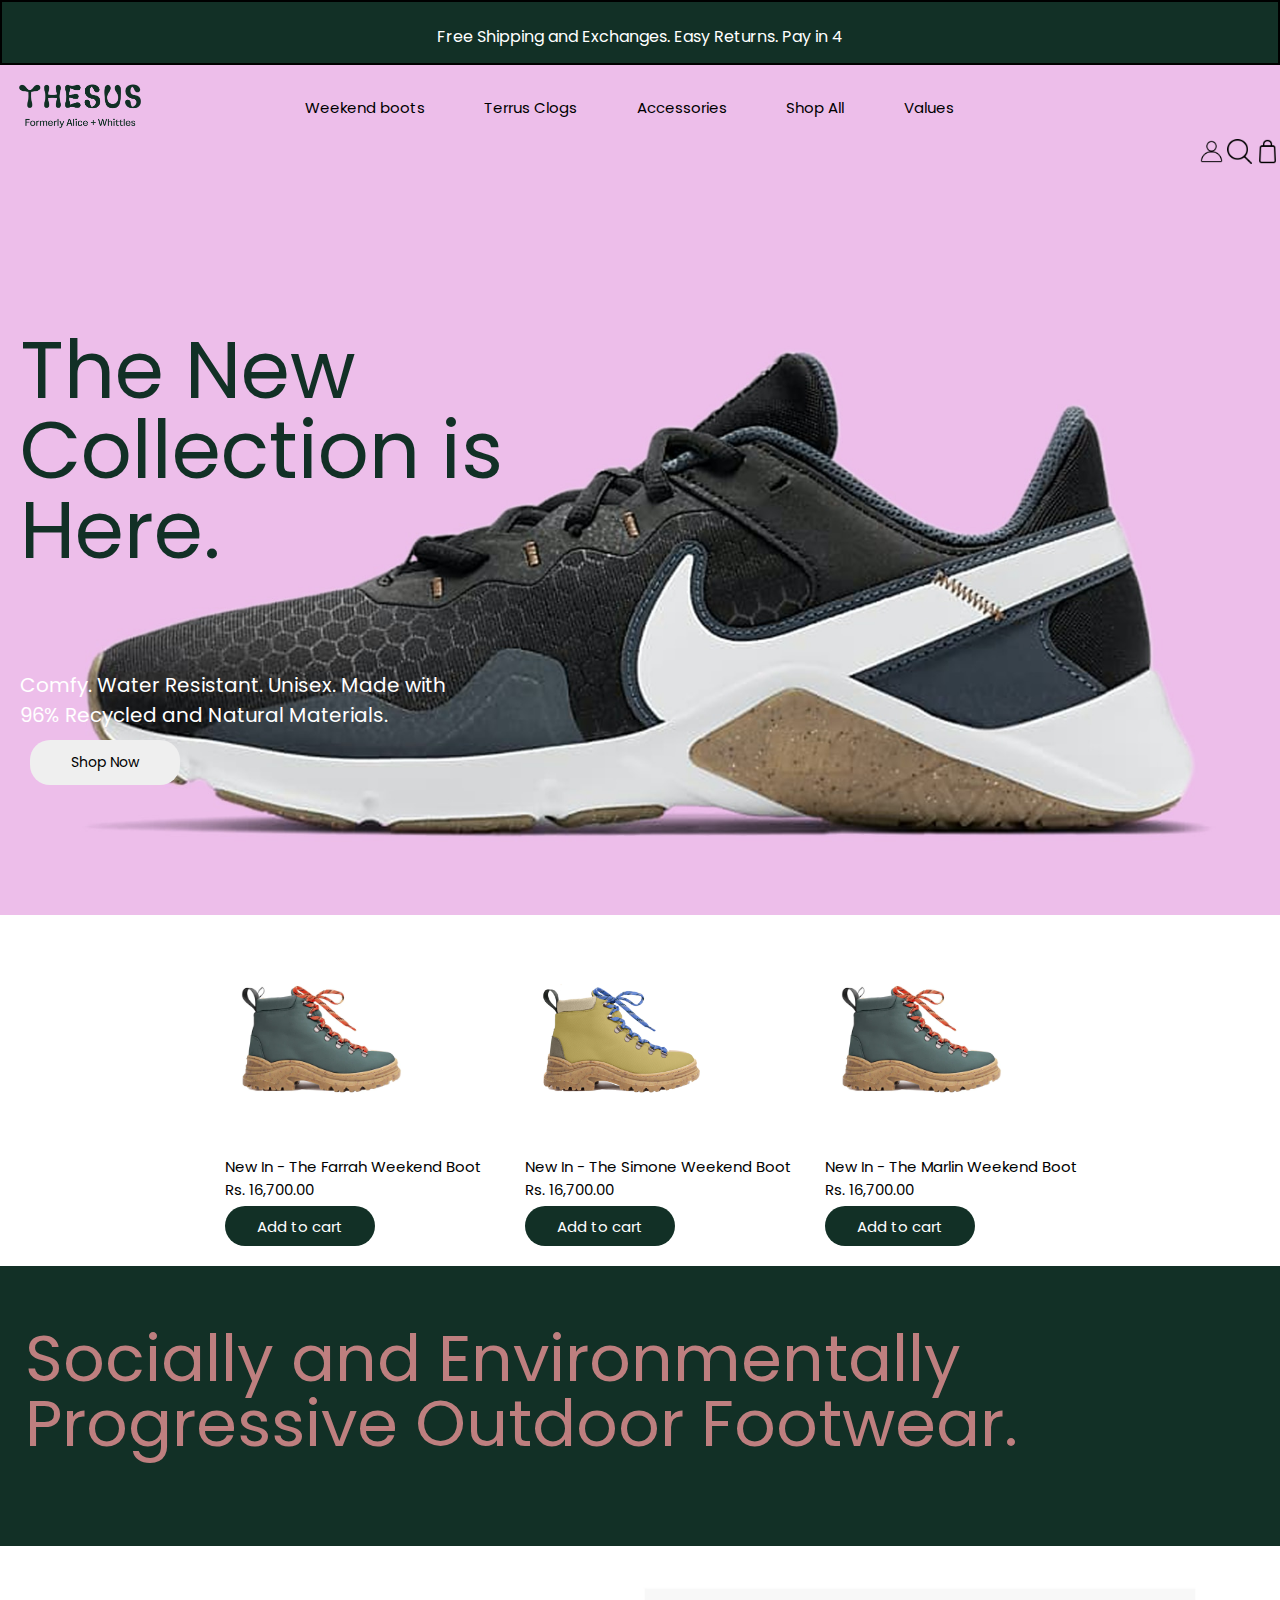
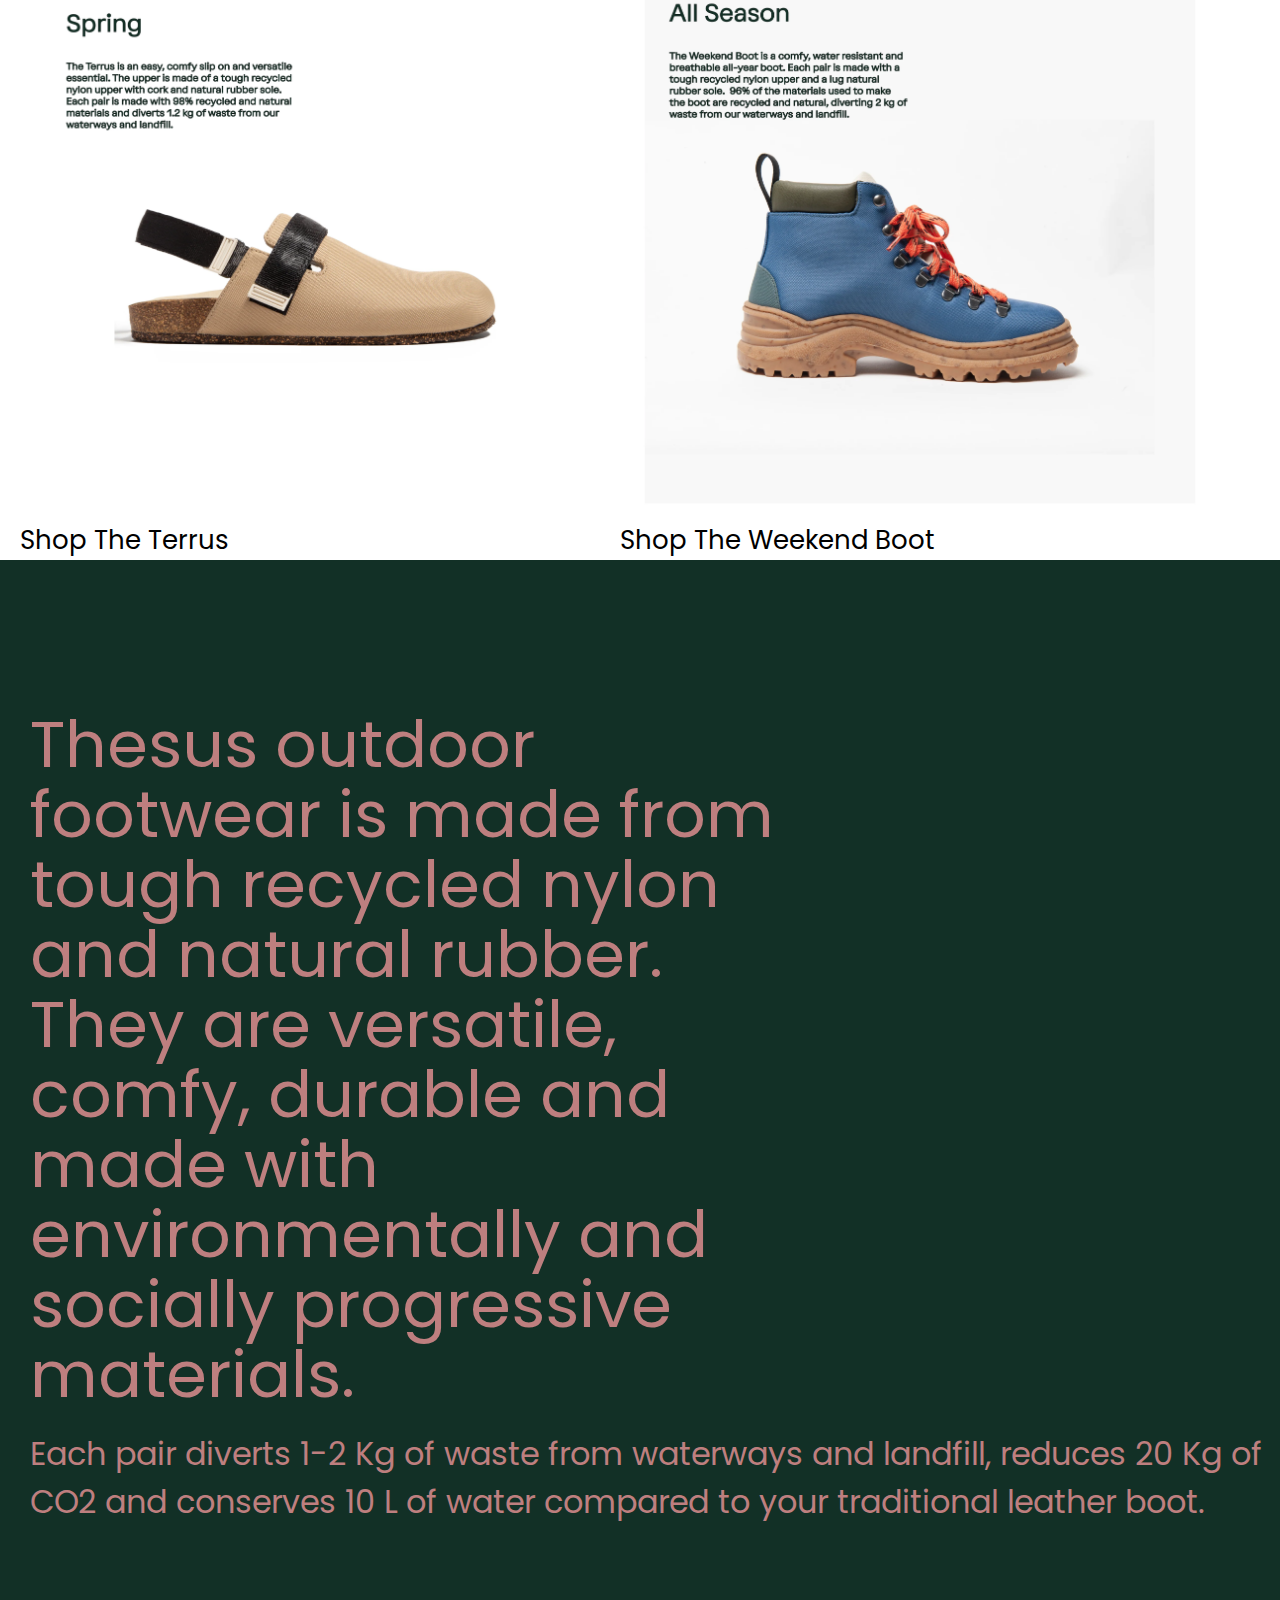
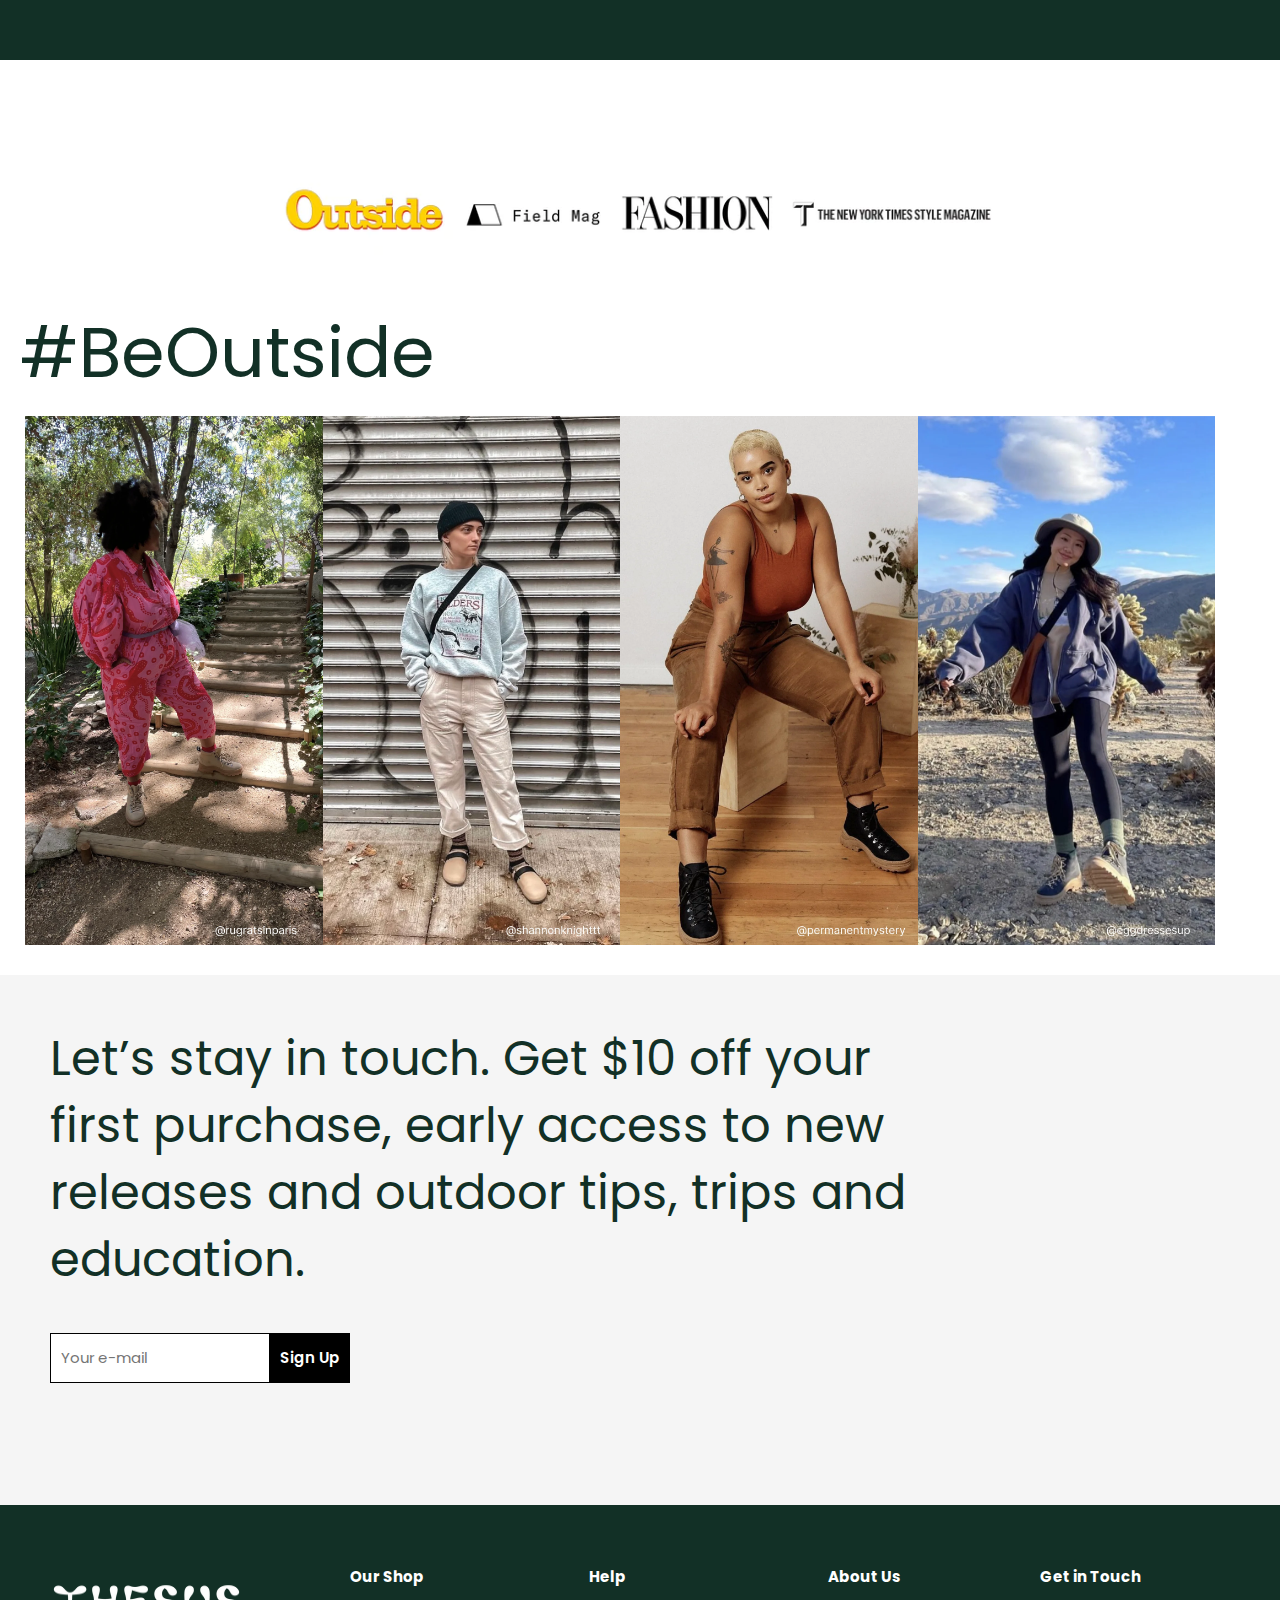
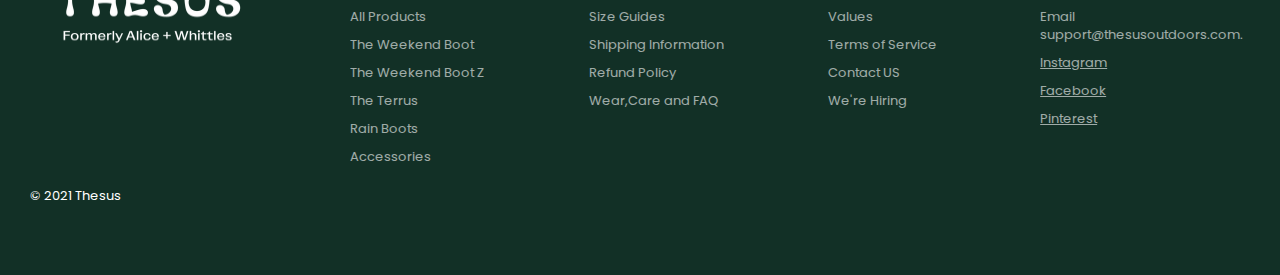
<file: index.html>
<!DOCTYPE html>
<html lang="en">
  <head>
    <meta charset="UTF-8" />
    <meta http-equiv="X-UA-Compatible" content="IE=edge" />
    <meta name="viewport" content="width=device-width, initial-scale=1.0" />
    <title>Document</title>
    <link rel="stylesheet" href="style.css" />
    <link
      rel="stylesheet"
      href="https://cdnjs.cloudflare.com/ajax/libs/font-awesome/5.15.3/css/all.min.css"
    />
  </head>
  <body>
    <div class="headerr">
      <p>Free Shipping and Exchanges. Easy Returns. Pay in 4</p>
    </div>
    <div class="parent-container">
      <div class="image-container">
        <header>
          <header class="header" style="display:flex;">
            <a href="index.html" class="logoz"
                ><img src="images/logo.webp" height="80" width="130"
            /></a>
            <nav class="navbar">
                <div id="nav-close" class="fas fa-times"></div>
                <a href="#">Weekend boots</a>
                <a href="#">Terrus Clogs</a>
                <a href="#">Accessories</a>
                <a href="shop.html">Shop All</a>
                <a href="#">Values</a>
            </nav>
            <div class="icons">
              <div id="menu-btn" class="fas fa-bars"></div> 
              <a href="#"
                ><img id="contact-btn" onclick="popUp()" src="images/contact.png" height="25" width="25"
              /></a>
              <a href="#"
                ><img id="search-btn"
                  src="images/search-interface-symbol (1).png"
                  height="25"
                  width="25"
              /></a>
              <a href="#"><img id="cart-btn" src="images/bag.png" height="25" width="25" /></a>
            </div>
        </header>
        <div class="search-form">
          <div id="close-search" class="fas fa-times"></div>
          <form action="">
             <p class="top-para">Find anything you need</p>
             <input type="search" name="" placeholder="Red cotton..." id="search-box">
             <label for="search-box" class="fas fa-search"></label>
          </form>
        </div>
        <div class="contact-list" id="contact-list">
          <div class="contact">
            <img src="images/contact.png" height="18" width="18"/>
            <a href="login.html" id="login-btn" onclick="toggleContent()">Log in</a>
          </div>
          <div class="contact">
            <img src="images/contact.png" height="18" width="18"/>
            <a href="register.html">Register</a>
          </div>
          <div class="contact">
            <img
            src="images/bag.png"
            height="18"
            width="18"/>
            <a href="#">View cart</a>
          </div>
        </div>
        <div class="side-popup">
            <div class="cart">
               <a href="#" class="cart-open">Your Cart(0)</a>
               <a href="#" class="cart-close">close</a>
            </div>
            <div class="cartImg">
              <img src="images/bag.png" height="120" width="120" />
            </div>
            <div class="cart-info">
              <p class="check-cart">Your cart is empty</p>
              <button class="check-btn">Check out our offering</button>
            </div>
          </div>
          <div class="bg-header">
            <p>
              The New<br />
              Collection is<br />
              Here.
            </p>
          </div>
          <div class="bg-desc">
            <p>
              Comfy. Water Resistant. Unisex. Made with<br />
              96% Recycled and Natural Materials.
            </p>
            <button class="bttn">Shop Now</button>
          </div>
      </div>
    </div>
    <div class="row">
           <div class="col">
             <div class="shoe-container1"></div>
             <p class="info">
               New In - The Farrah Weekend Boot<br />
               Rs. 16,700.00
             </p>
             <button class="btn">Add to cart</button>
           </div>
           <div class="col">
             <div class="shoe-container2"></div>
             <p class="info">
               New In - The Simone Weekend Boot<br />
               Rs. 16,700.00
             </p>
             <button class="btn">Add to cart</button>
           </div>
           <div class="col">
             <div class="shoe-container3"></div>
             <p class="info">
               New In - The Marlin Weekend Boot<br />
               Rs. 16,700.00
             </p>
             <button class="btn">Add to cart</button>
           </div>
    </div>
    <div class="container3">
           <p class="head">
             Socially and Environmentally Progressive Outdoor Footwear.
           </p>
    </div>
    <div class="container4">
           <div class="sub-cont">
      <!-- <h3>Spring</h3>
          <h6>The Terrus is an easy, compfy slip on and versatile<br>essential. The upper is made of a tough recycled<br>nylon upper with cork and natural rubber sole.<br>Each pair is made with 98% recycled and natural<br>materials and diverts 1.2 kg of watse from our <br>waterways and landfill.</h6> -->
             <img src="images/shoe6.webp" width="600" height="600" />
             <p class="subtitle">Shop The Terrus</p>
           </div>
           <div class="sub-cont">
             <img src="images/shoe5.webp" width="600" height="600" />
             <p class="subtitle">Shop The Weekend Boot</p>
           </div>
    </div>
    <div class="container5">
           <p class="heading1">
             Thesus outdoor<br />
             footwear is made from<br />
             tough recycled nylon<br />
             and natural rubber.<br />
             They are versatile,<br />
             comfy, durable and<br />
             made with<br />
             environmentally and<br />
             socially progressive<br />
             materials.
           </p>
           <p class="heading2">
             Each pair diverts 1-2 Kg of waste from waterways and landfill, reduces
             20 Kg of CO2 and conserves 10 L of water compared to your traditional
             leather boot.
           </p>
    </div>
    <div class="container6">
           <img src="images/logo1.webp" width="750" height="80" />
    </div>
    <div class="container7">
           <p class="para">#BeOutside</p>
           <div class="grid-images">
             <img src="images/girl1.webp" alt="grid" />
             <img src="images/girl2.webp" alt="grid" />
             <img src="images/girl3.webp" alt="grid" />
             <img src="images/girl4.webp" alt="grid" />
           </div>
    </div>
    <div class="container8">
           <p class="sub-heading">
             Let’s stay in touch. Get $10 off your<br />
             first purchase, early access to new<br />
             releases and outdoor tips, trips and<br />
             education.
           </p>
           <div class="field">
               <input type="text" placeholder="Your e-mail" class="input" />
               <button class="button">Sign Up</button>
           </div>
    </div>
    <div class="footer-container">
      <div class="sub-footer">
        <div class="footer-logo">
          <img src="images/footerLogo.webp" height="90" width="200" />
        </div>
        <div class="footer">
          <h3 class="footer-matter">Our Shop</h3>
          <ul>
            <li>All Products</li>
            <li>The Weekend Boot</li>
            <li>The Weekend Boot Z</li>
            <li>The Terrus</li>
            <li>Rain Boots</li>
            <li>Accessories</li>
          </ul>
        </div>
        <div class="footer">
          <h3 class="footer-matter">Help</h3>
          <ul>
            <li>Size Guides</li>
            <li>Shipping Information</li>
            <li>Refund Policy</li>
            <li>Wear,Care and FAQ</li>
          </ul>
        </div>
        <div class="footer">
          <h3 class="footer-matter">About Us</h3>
          <ul>
            <li>Values</li>
            <li>Terms of Service</li>
            <li>Contact US</li>
            <li>We're Hiring</li>
          </ul>
        </div>
        <div class="footer">
          <h3 class="footer-matter">Get in Touch</h3>
          <ul>
            <li>Email<br />support@thesusoutdoors.com.</li>
            <li style="text-decoration: underline; color: white;">Instagram</li>
            <li style="text-decoration: underline; color: white">Facebook</li>
            <li style="text-decoration: underline; color: white">Pinterest</li>
          </ul>
        </div>
      </div>
      <p
        style="
          color: white;
          margin-left: 3rem;
          margin-top: 2rem;
          font-size: 1.3rem;
        "
      >
        © 2021 Thesus
      </p>
    </div>
    <script src="script.js"></script>
  </body>
</html>
</file>
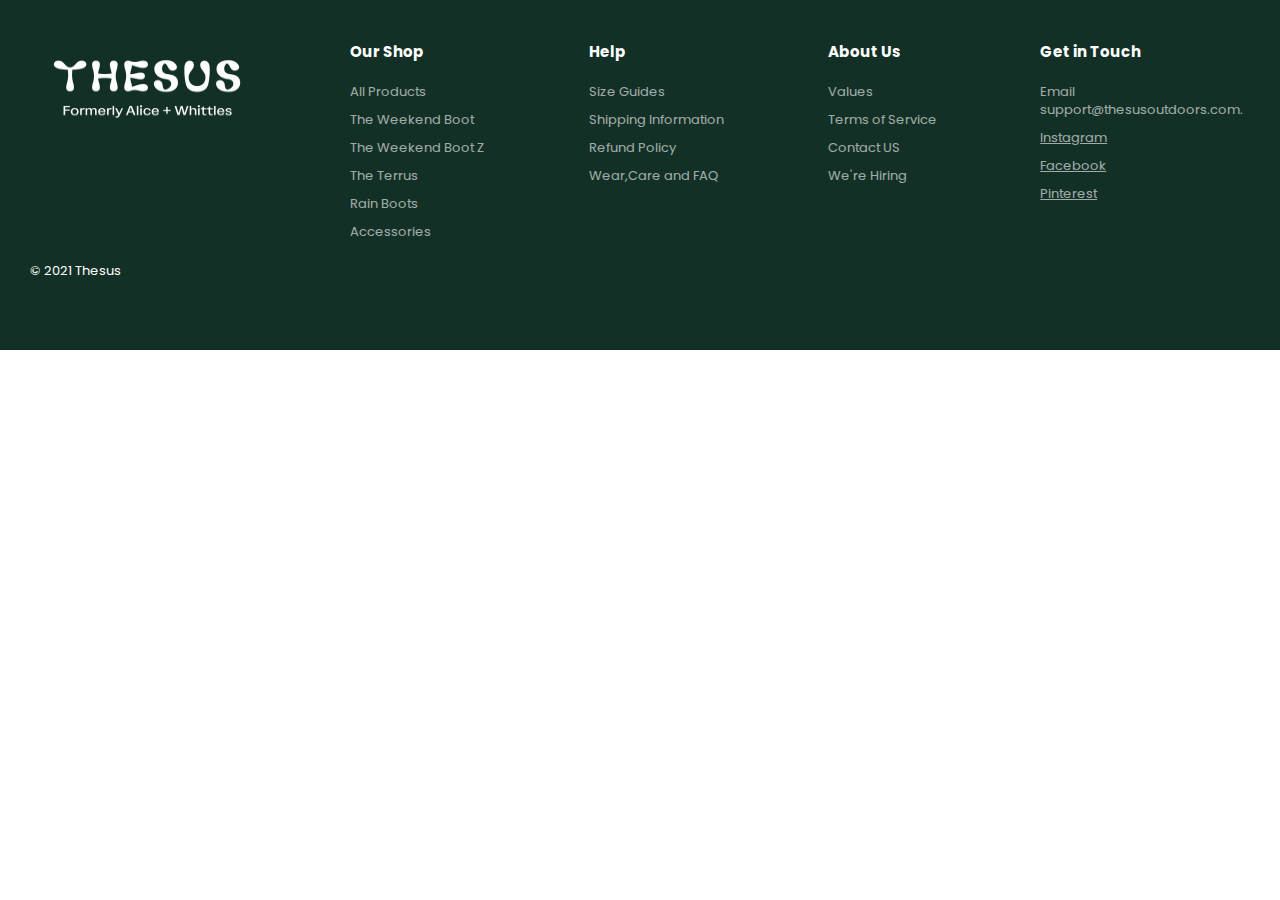
<file: footer.html>
<!DOCTYPE html>
<html lang="en">
<head>
    <meta charset="UTF-8">
    <meta http-equiv="X-UA-Compatible" content="IE=edge">
    <meta name="viewport" content="width=device-width, initial-scale=1.0">
    <title>Document</title>
    <link rel="stylesheet" href="style.css">
</head>
<body>
    <div class="footer-container">
        <div class="sub-footer">
          <div class="footer-logo">
            <img src="images/footerLogo.webp" height="90" width="200" />
          </div>
          <div class="footer">
            <h3 class="footer-matter">Our Shop</h3>
            <ul>
              <li>All Products</li>
              <li>The Weekend Boot</li>
              <li>The Weekend Boot Z</li>
              <li>The Terrus</li>
              <li>Rain Boots</li>
              <li>Accessories</li>
            </ul>
          </div>
          <div class="footer">
            <h3 class="footer-matter">Help</h3>
            <ul>
              <li>Size Guides</li>
              <li>Shipping Information</li>
              <li>Refund Policy</li>
              <li>Wear,Care and FAQ</li>
            </ul>
          </div>
          <div class="footer">
            <h3 class="footer-matter">About Us</h3>
            <ul>
              <li>Values</li>
              <li>Terms of Service</li>
              <li>Contact US</li>
              <li>We're Hiring</li>
            </ul>
          </div>
          <div class="footer">
            <h3 class="footer-matter">Get in Touch</h3>
            <ul>
              <li>Email<br />support@thesusoutdoors.com.</li>
              <li style="text-decoration: underline; color: white;">Instagram</li>
              <li style="text-decoration: underline; color: white">Facebook</li>
              <li style="text-decoration: underline; color: white">Pinterest</li>
            </ul>
          </div>
        </div>
        <p
          style="
            color: white;
            margin-left: 3rem;
            margin-top: 2rem;
            font-size: 1.3rem;
          "
        >
          © 2021 Thesus
        </p>
      </div>
</body>
</html>
</file>
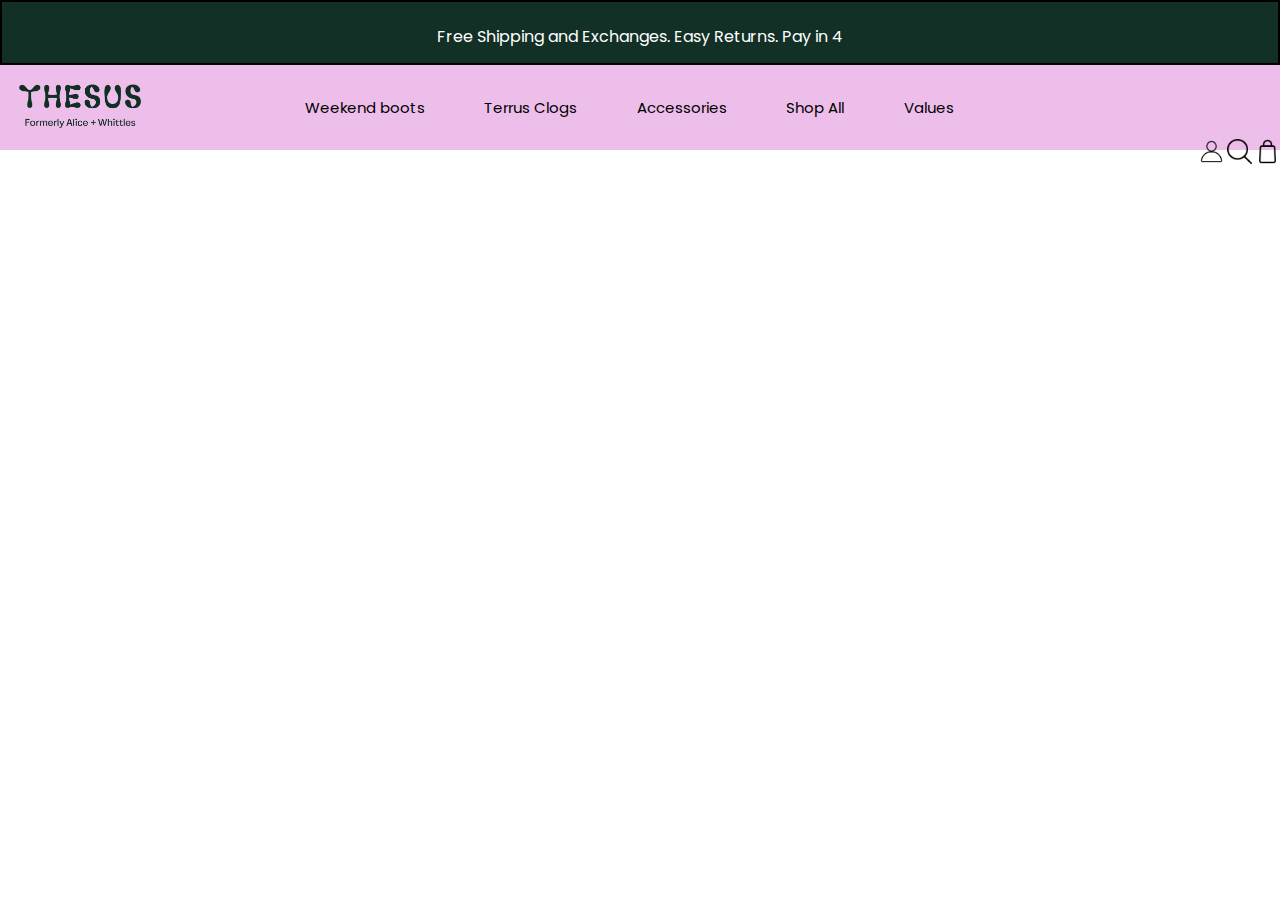
<file: header.html>
<!DOCTYPE html>
<html lang="en">
  <head>
    <meta charset="UTF-8" />
    <meta http-equiv="X-UA-Compatible" content="IE=edge" />
    <meta name="viewport" content="width=device-width, initial-scale=1.0" />
    <title>Document</title>
    <link rel="stylesheet" href="header.css" />
    <link
      rel="stylesheet"
      href="https://cdnjs.cloudflare.com/ajax/libs/font-awesome/5.15.3/css/all.min.css"
    />
  </head>
  <body>
    <div class="headerr">
      <p>Free Shipping and Exchanges. Easy Returns. Pay in 4</p>
    </div>
    <header class="header" style="display: flex">
      <a href="index.html" class="logoz"
        ><img src="images/logo.webp" height="80" width="130"
      /></a>
      <nav class="navbar">
        <div id="nav-close" class="fas fa-times"></div>
        <a href="#">Weekend boots</a>
        <a href="#">Terrus Clogs</a>
        <a href="#">Accessories</a>
        <a href="shop.html">Shop All</a>
        <a href="#">Values</a>
      </nav>
      <div class="icons">
        <div id="menu-btn" class="fas fa-bars"></div>
        <a href="#"
          ><img
            id="contact-btn"
            onclick="popUp()"
            src="images/contact.png"
            height="25"
            width="25"
        /></a>
        <a href="#"
          ><img
            id="search-btn"
            src="images/search-interface-symbol (1).png"
            height="25"
            width="25"
        /></a>
        <a href="#"
          ><img id="cart-btn" src="images/bag.png" height="25" width="25"
        /></a>
      </div>
    </header>
    <div class="search-form">
      <div id="close-search" class="fas fa-times"></div>
      <form action="">
        <p class="top-para">Find anything you need</p>
        <input
          type="search"
          name=""
          placeholder="Red cotton..."
          id="search-box"
        />
        <label for="search-box" class="fas fa-search"></label>
      </form>
    </div>
    <div class="contact-list" id="contact-list">
      <div class="contact">
        <img src="images/contact.png" height="18" width="18" />
        <a href="login.html" id="login-btn" onclick="toggleContent()">Log in</a>
      </div>
      <div class="contact">
        <img src="images/contact.png" height="18" width="18" />
        <a href="register.html">Register</a>
      </div>
      <div class="contact">
        <img src="images/bag.png" height="18" width="18" />
        <a href="#">View cart</a>
      </div>
    </div>
    <div class="side-popup">
      <div class="cart">
        <a href="#" class="cart-open">Your Cart(0)</a>
        <a href="#" class="cart-close">close</a>
      </div>
      <div class="cartImg">
        <img src="images/bag.png" height="120" width="120" />
      </div>
      <div class="cart-info">
        <p class="check-cart">Your cart is empty</p>
        <button class="check-btn">Check out our offering</button>
      </div>
    </div>
    <!-- <script src="script.js"></script> -->
  </body>
</html>
</file>
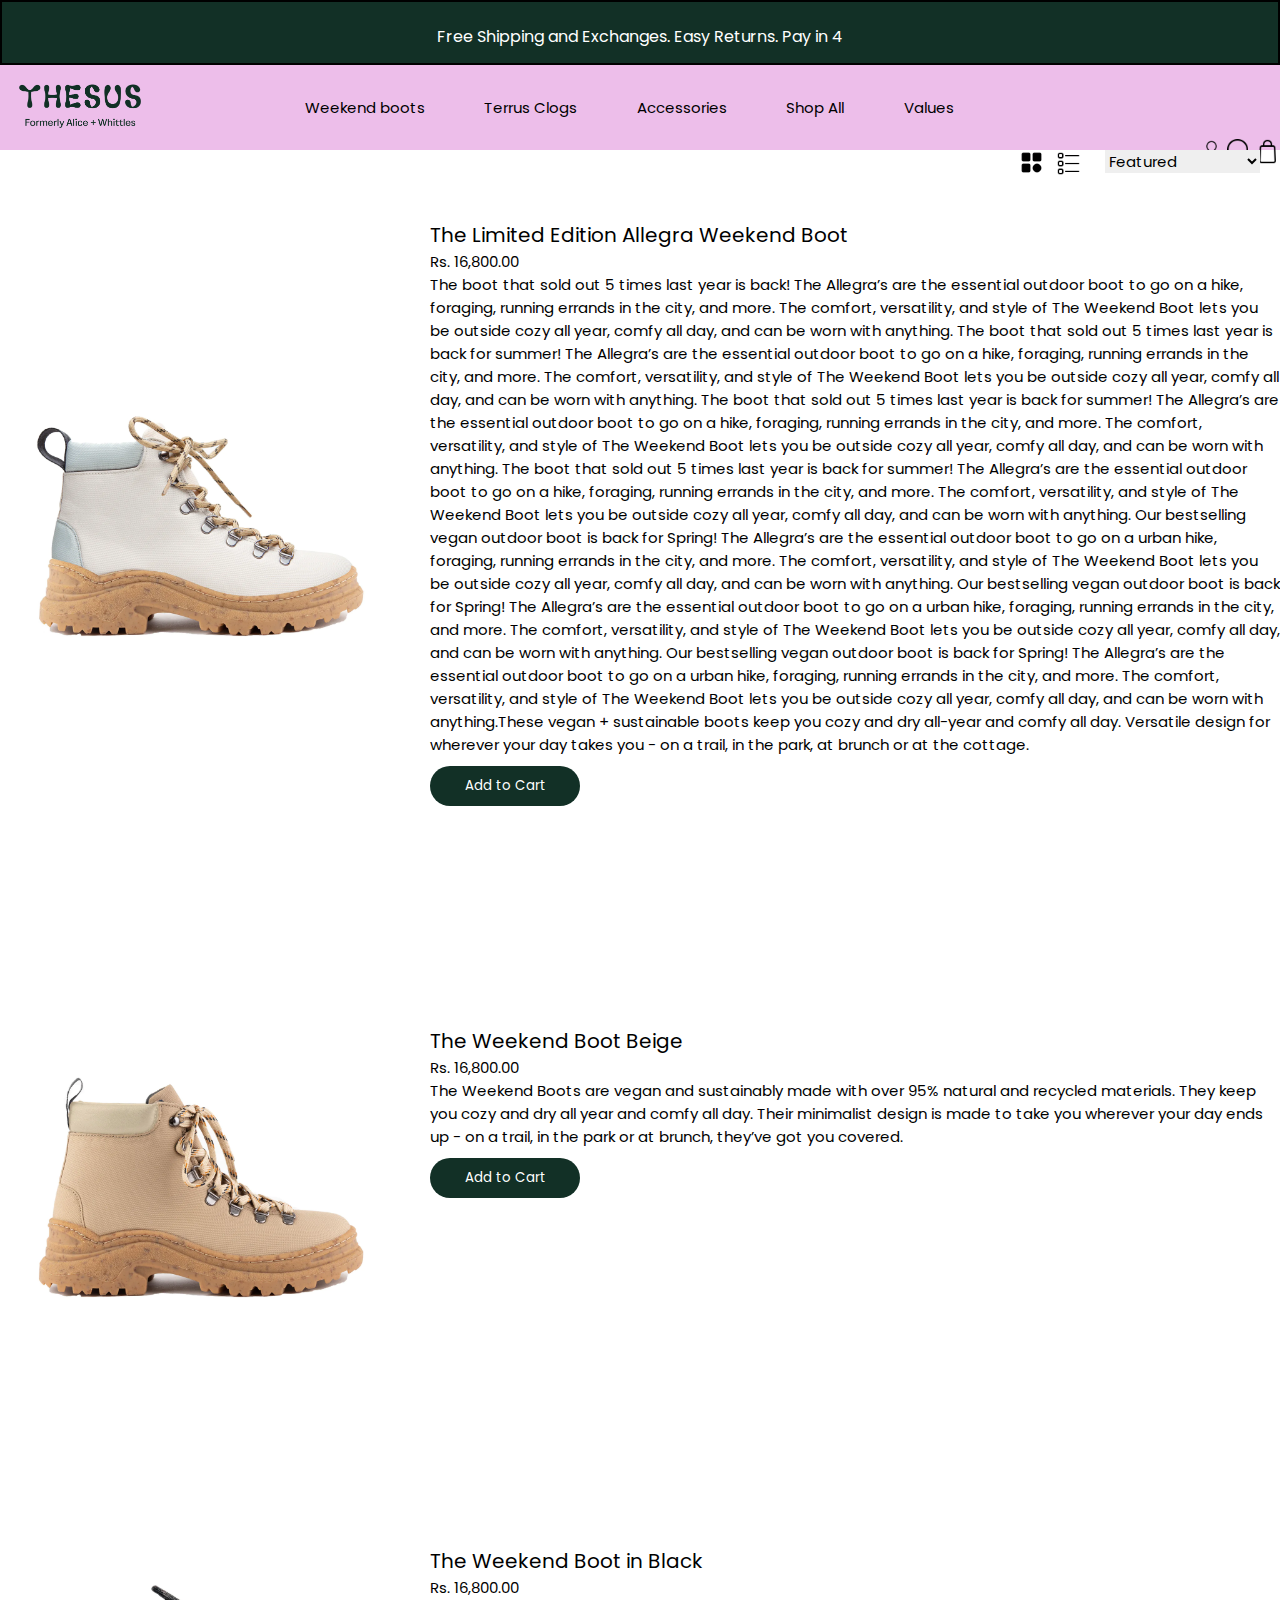
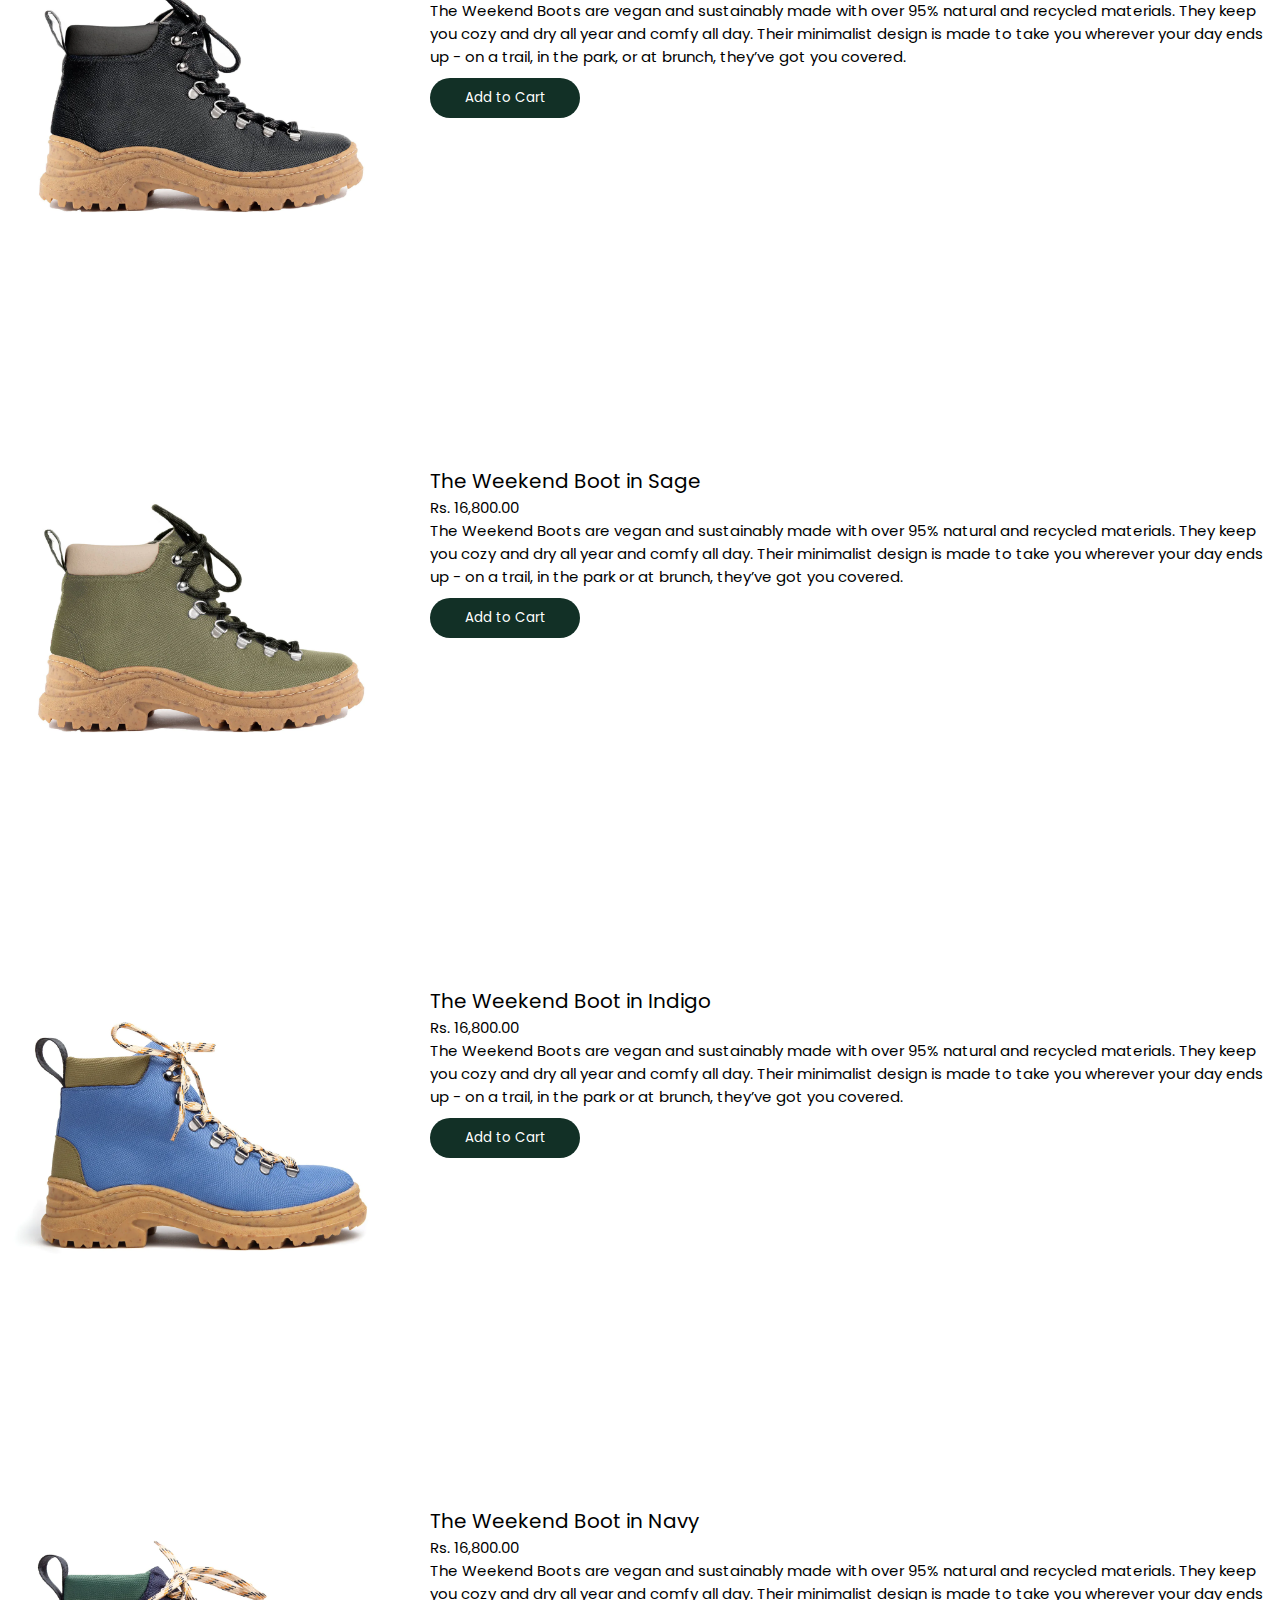
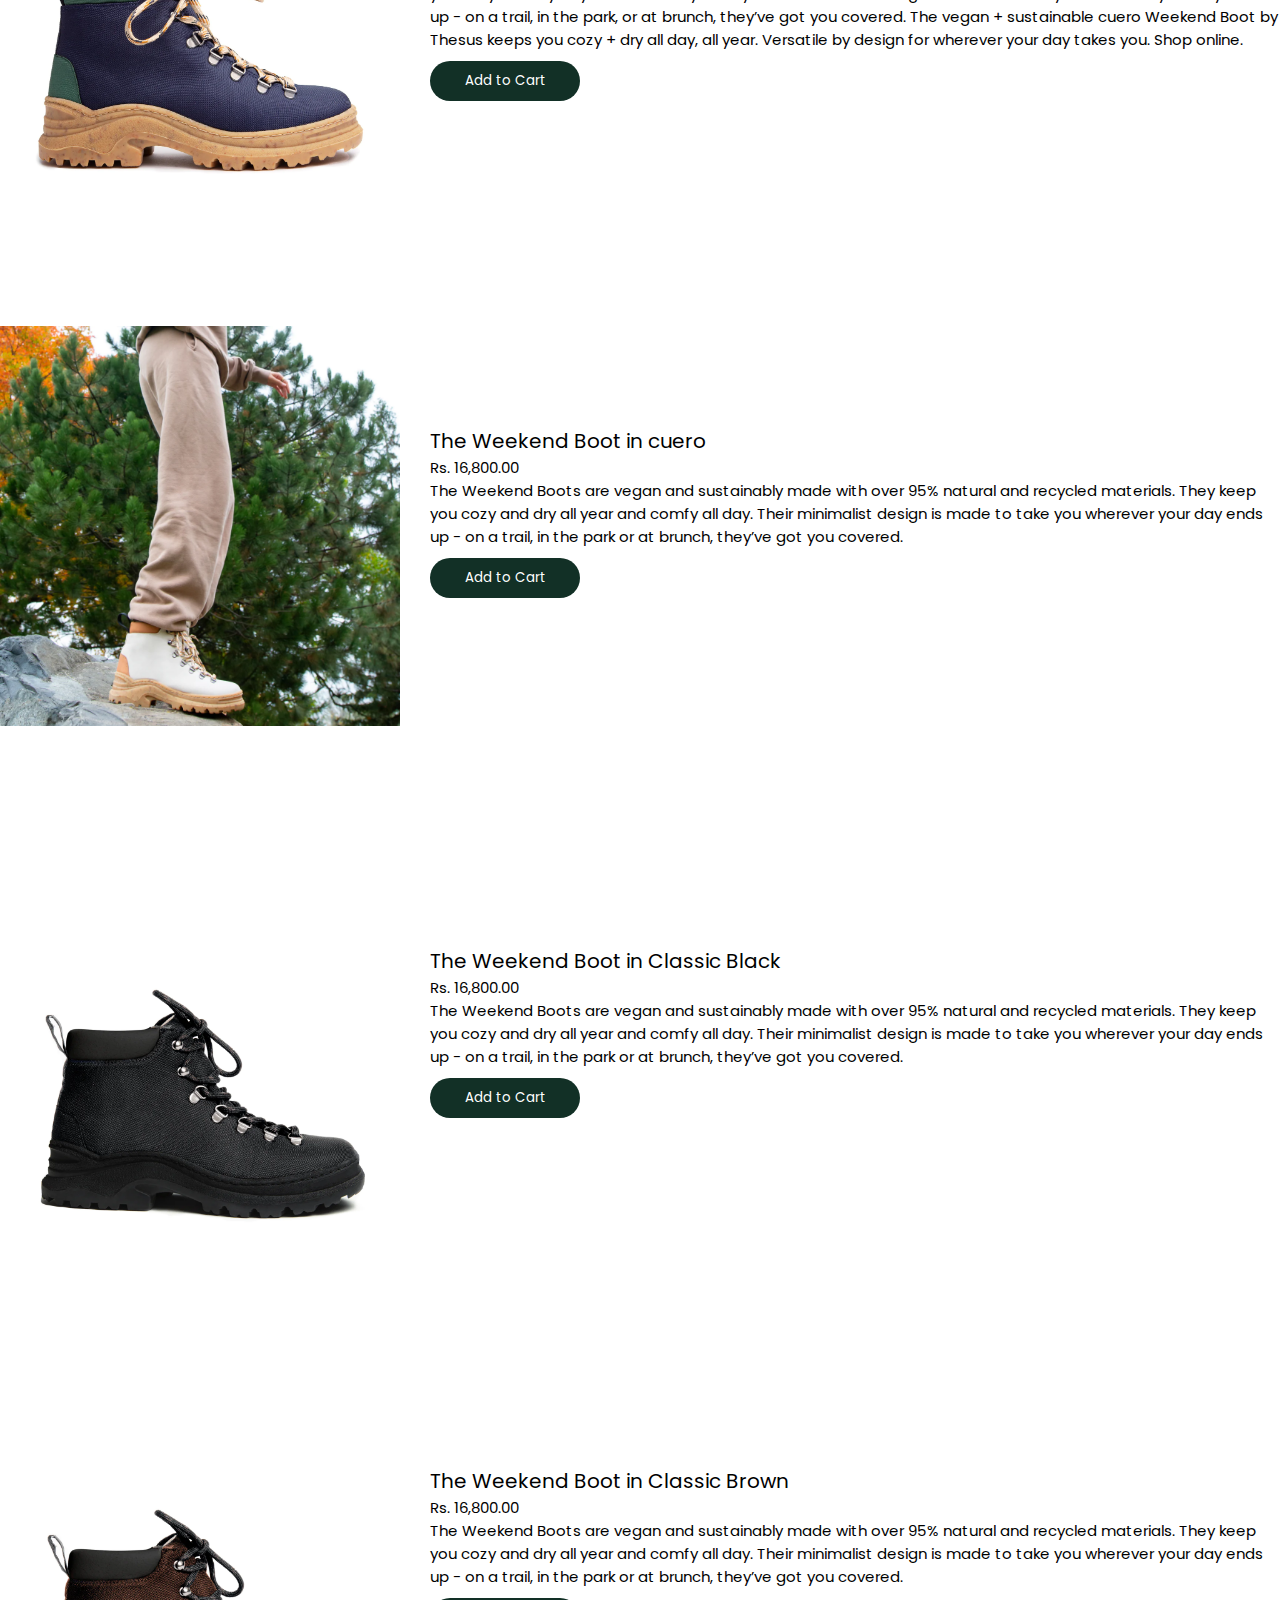
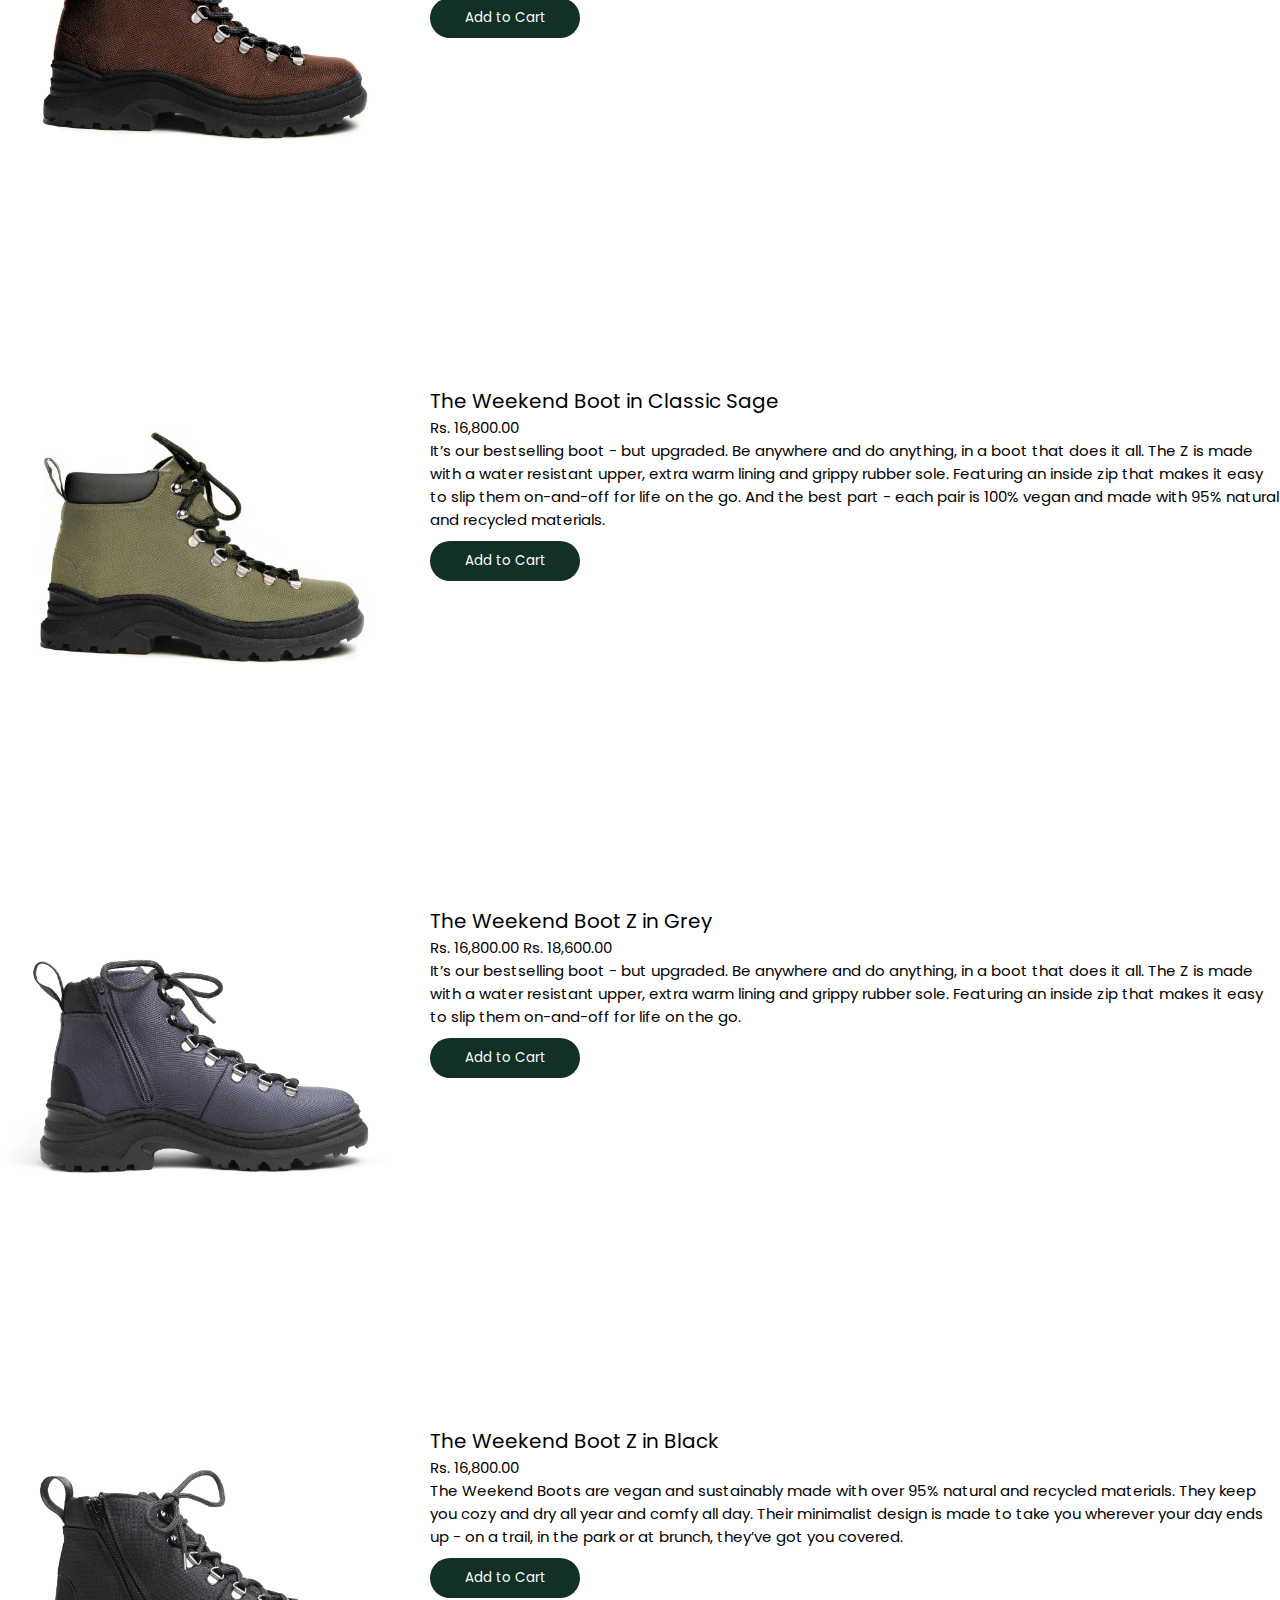
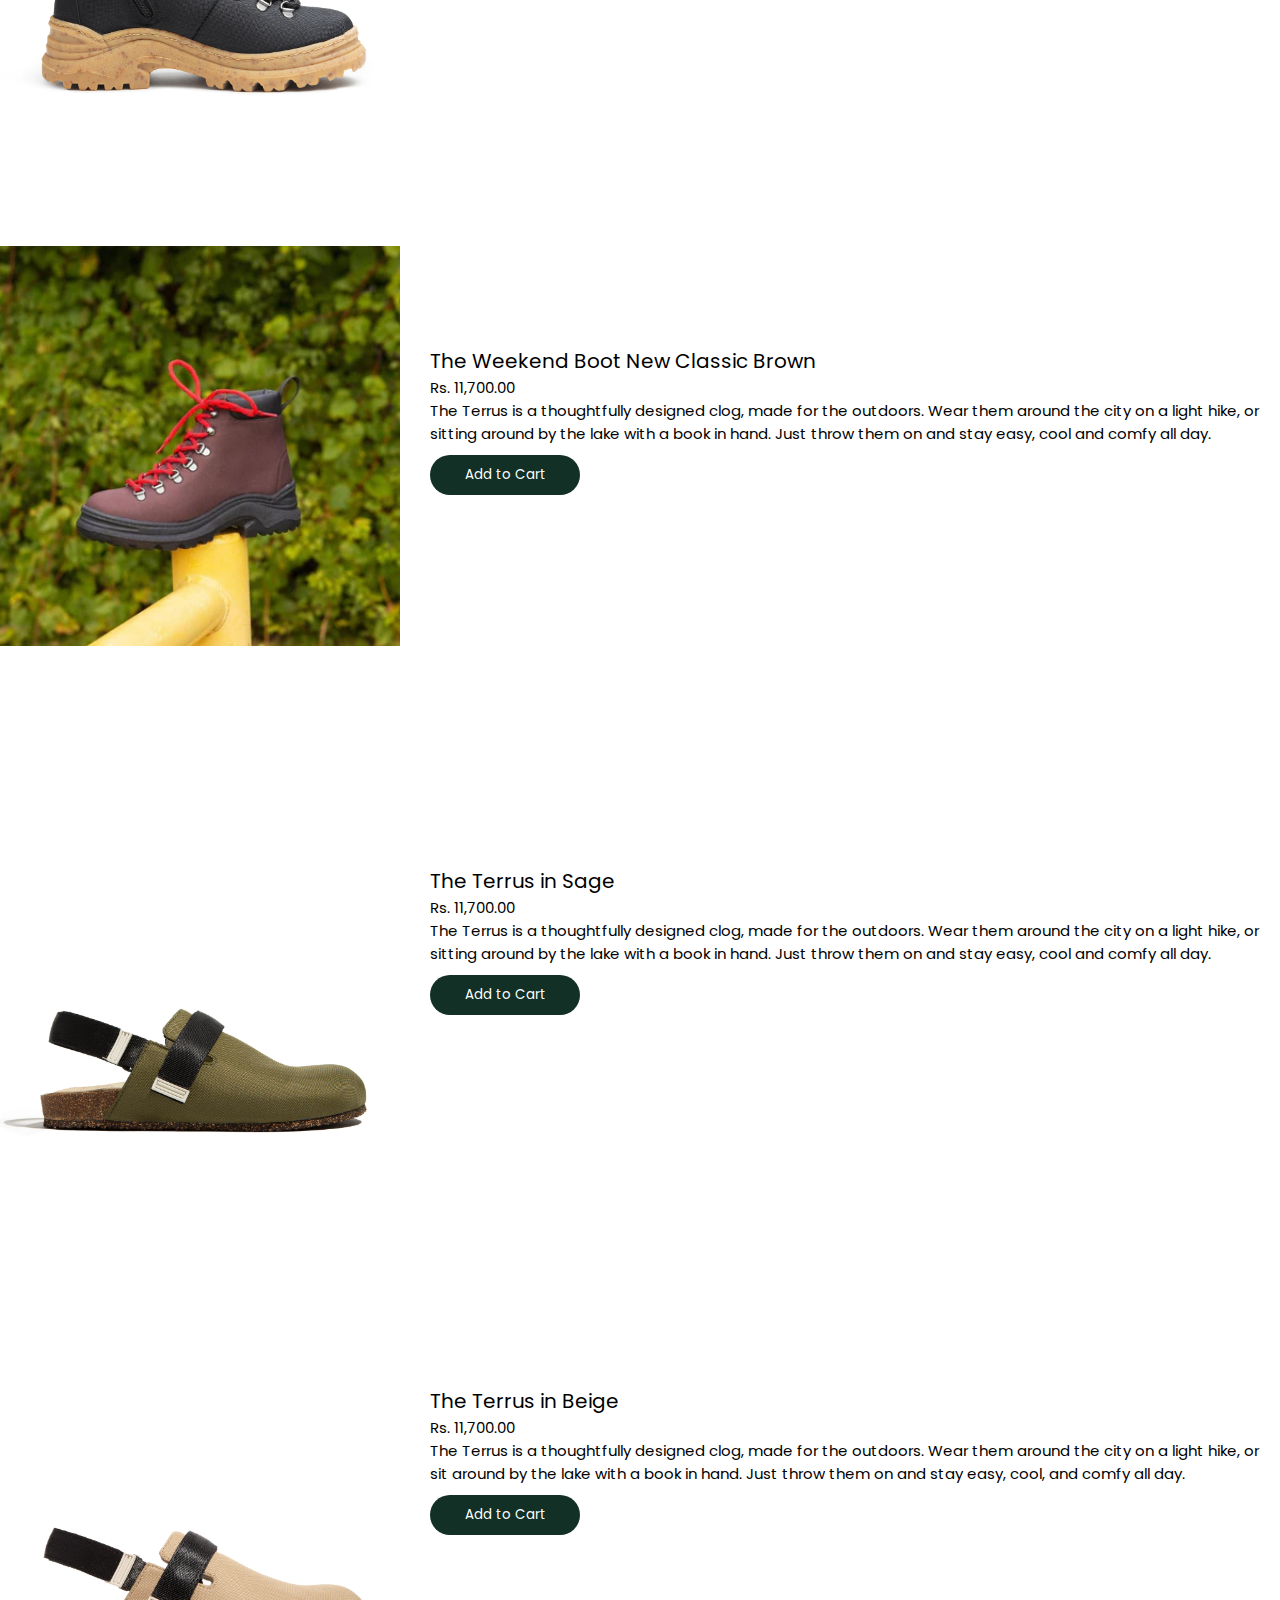
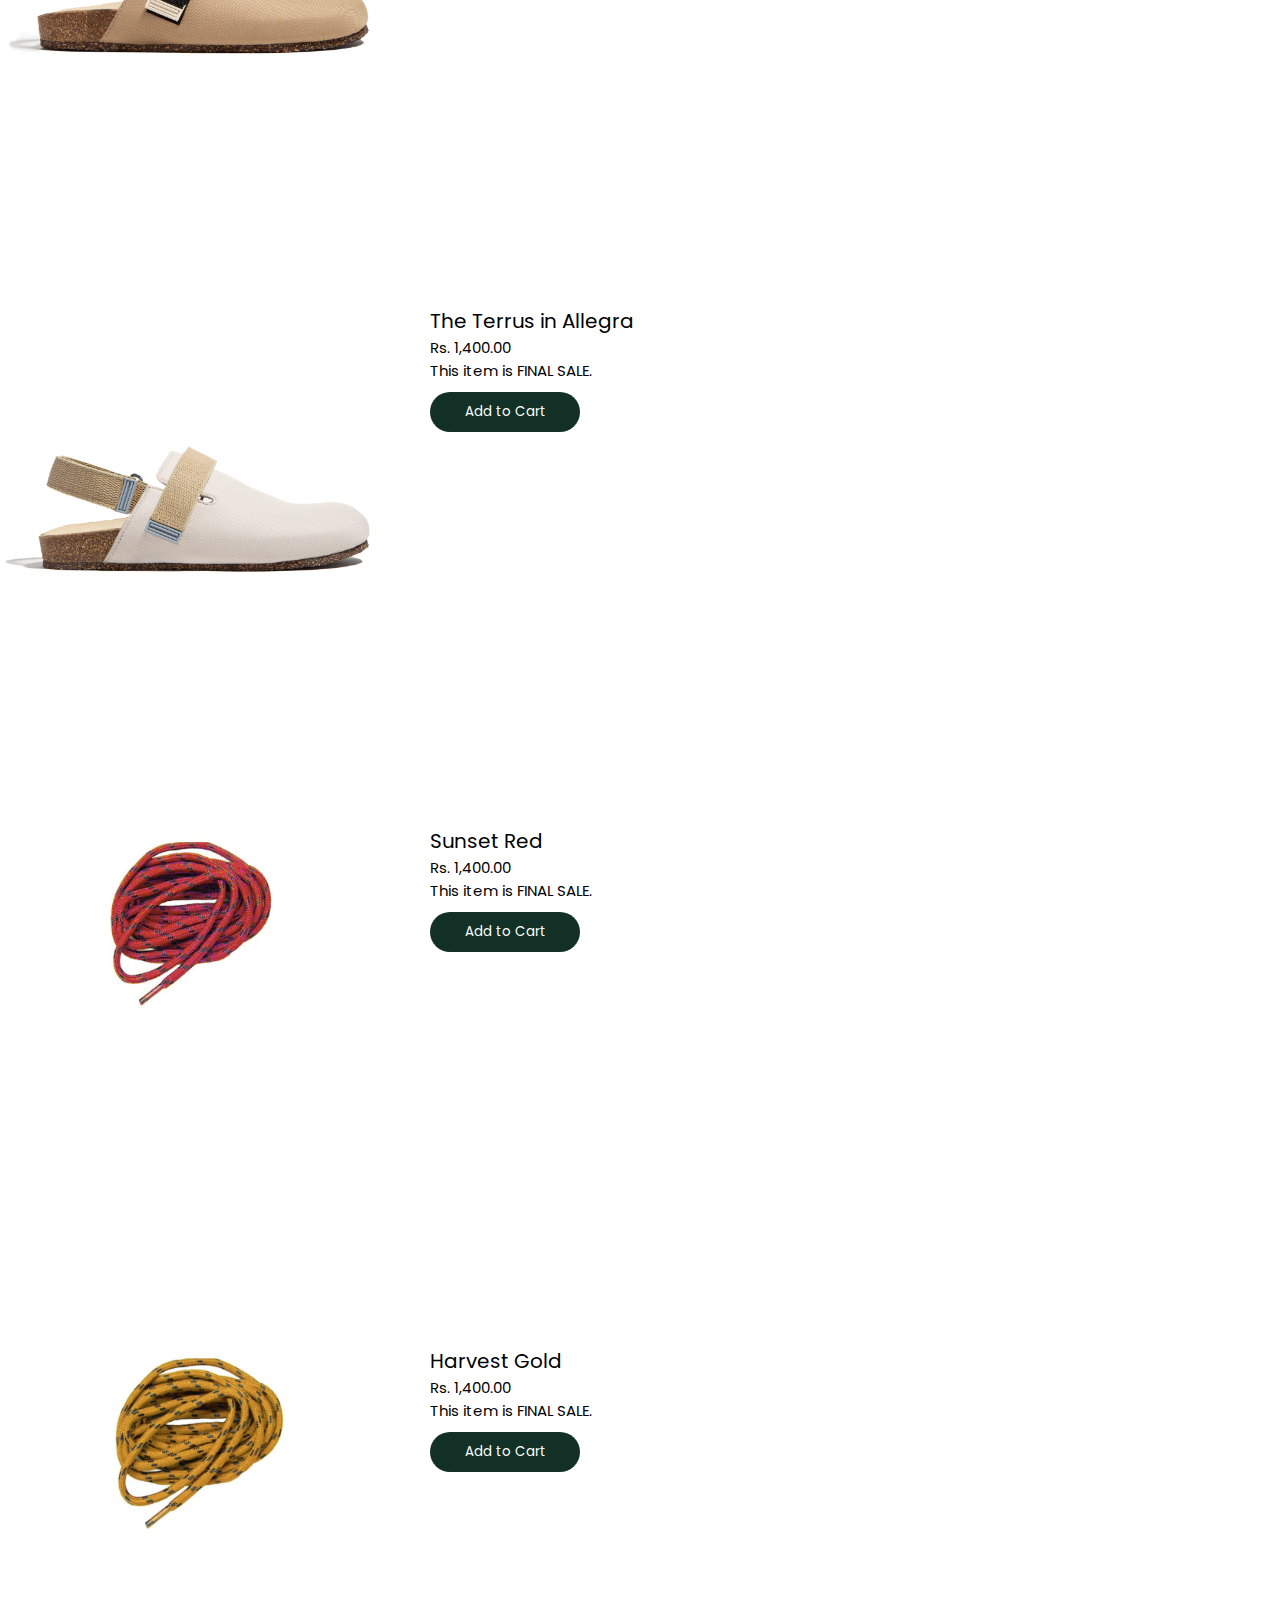
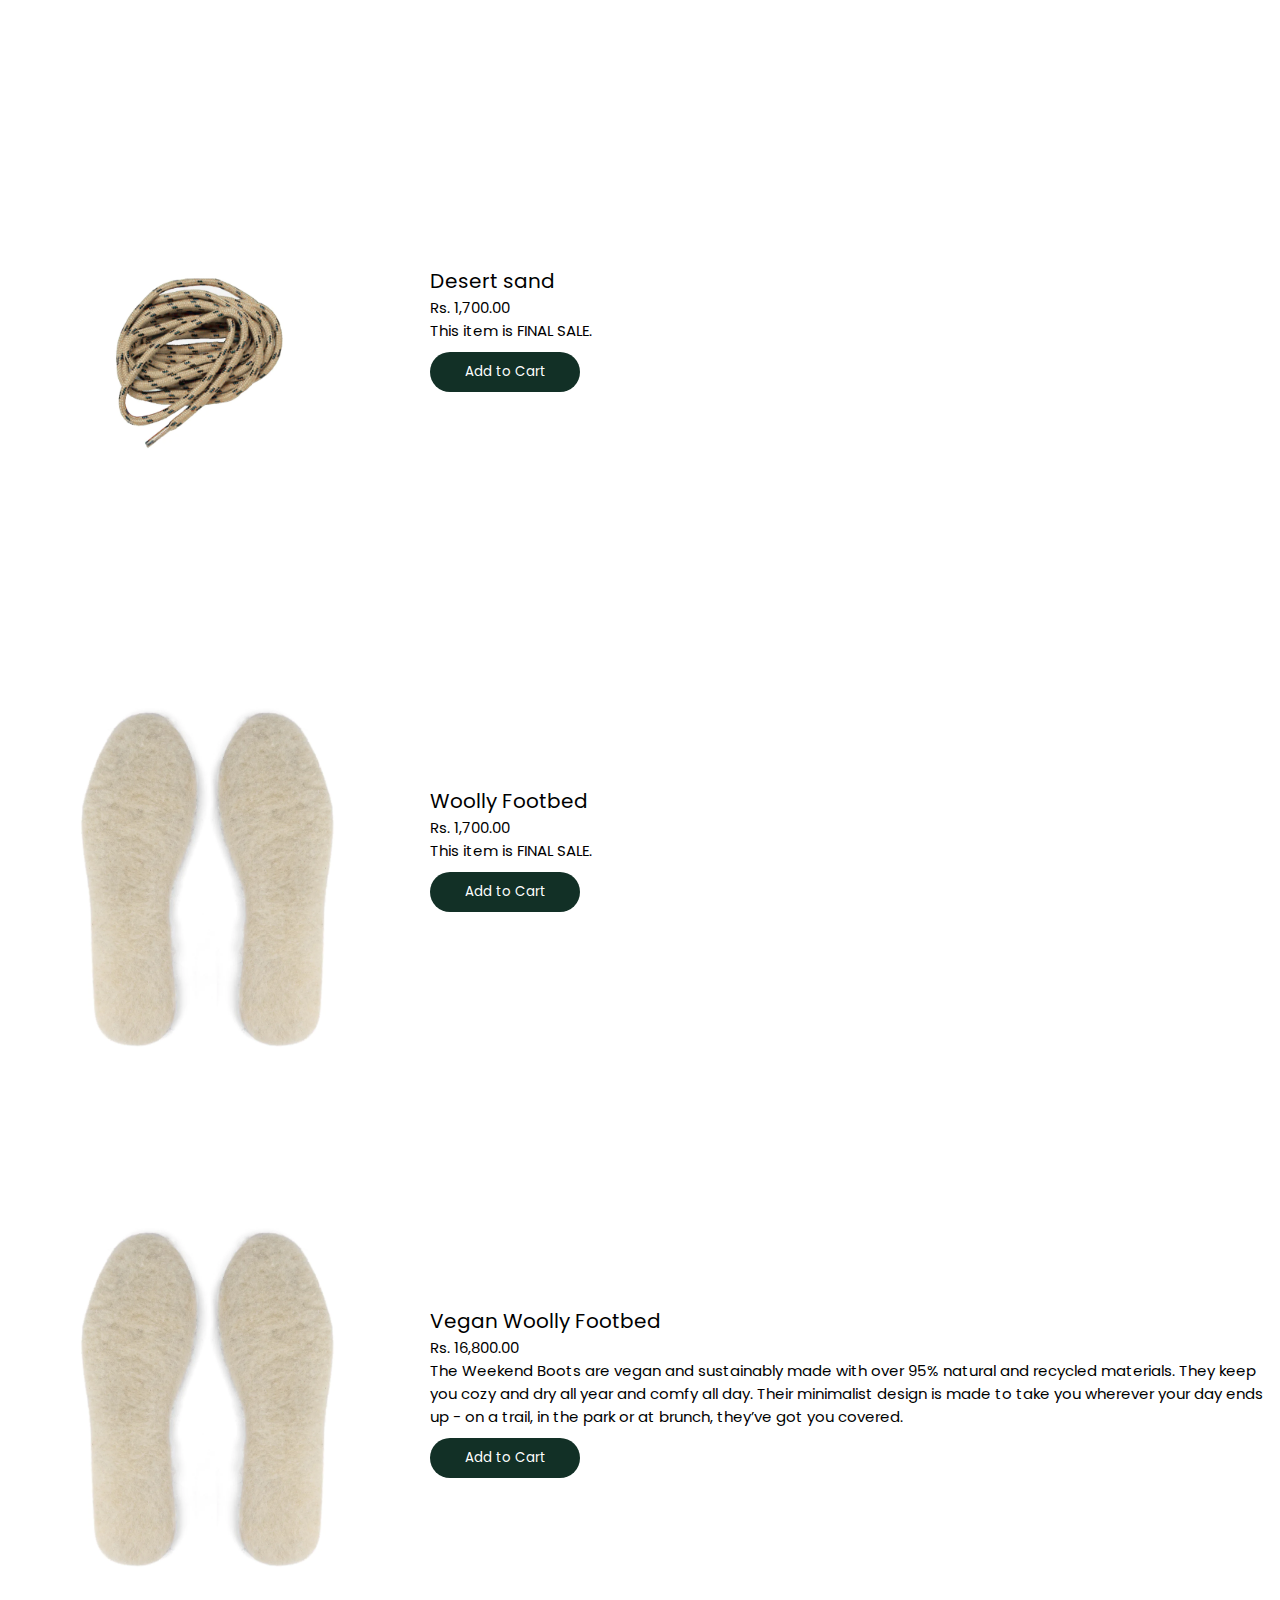
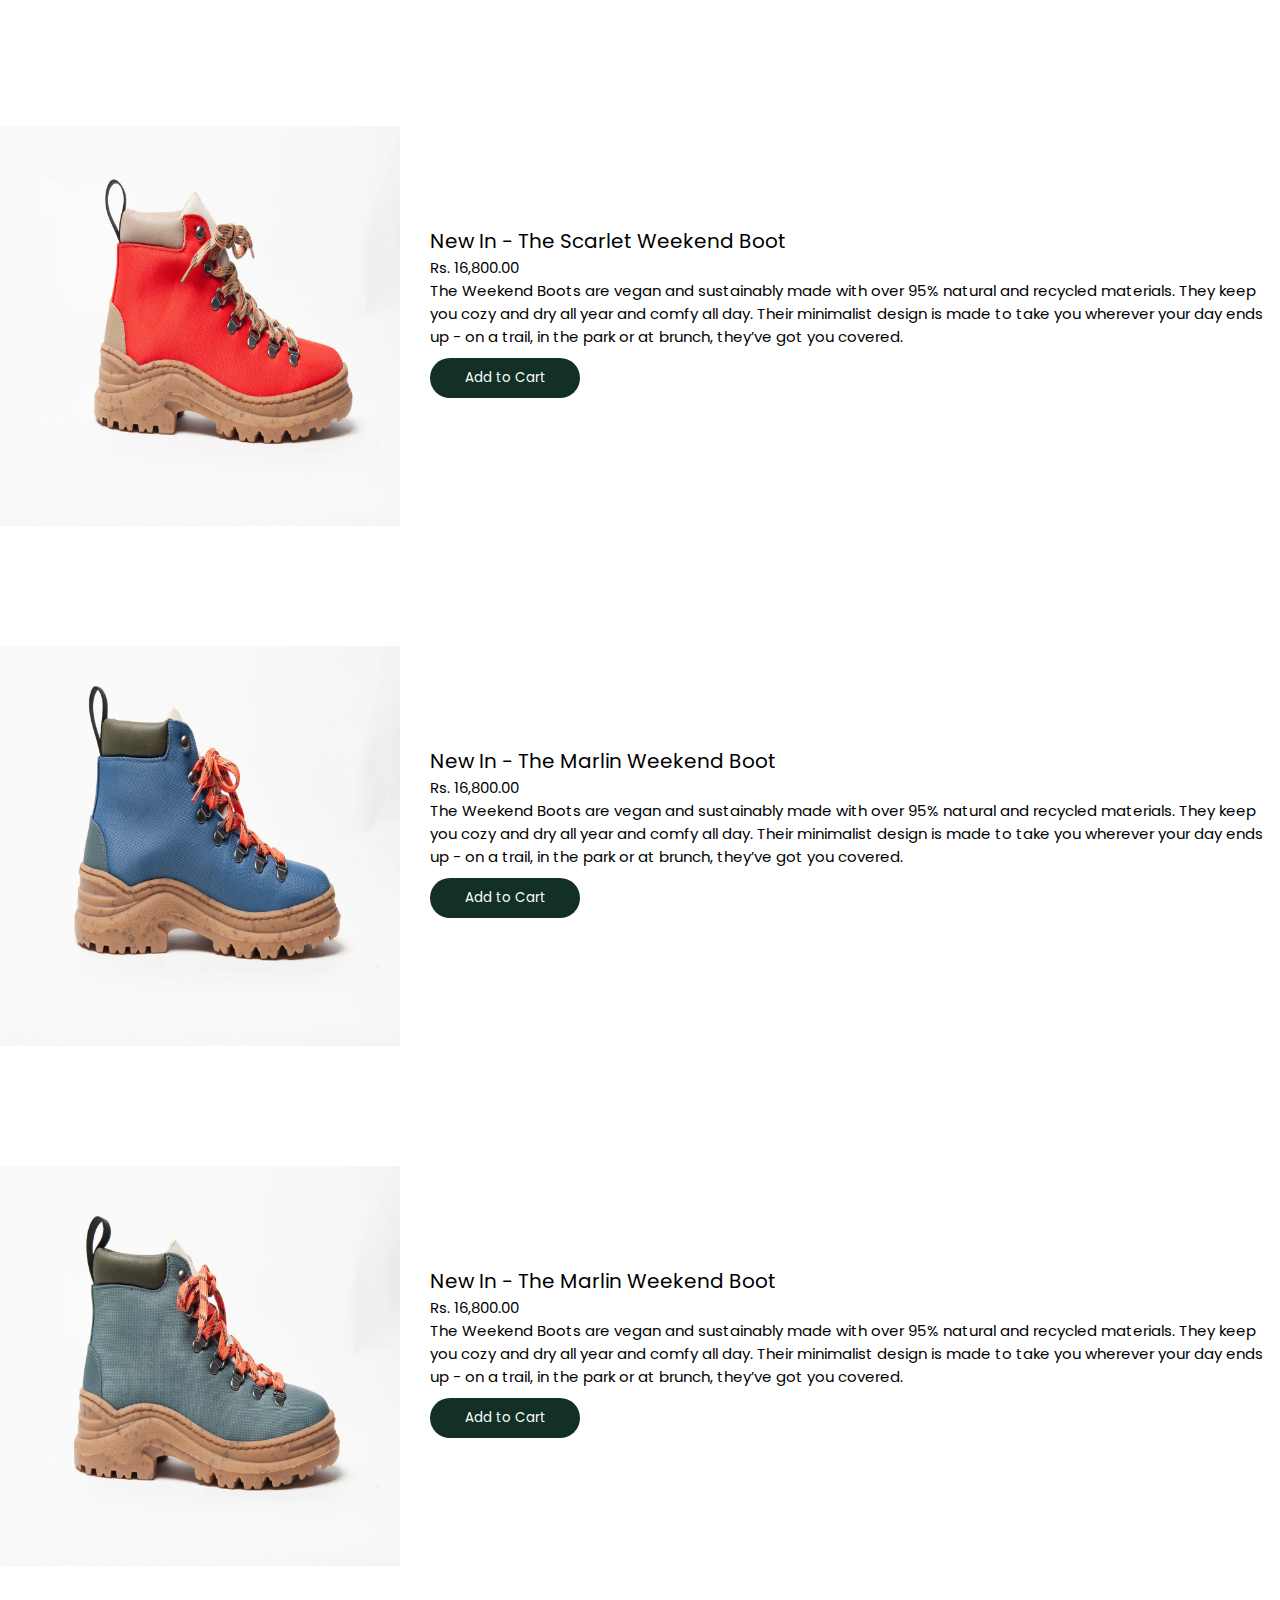
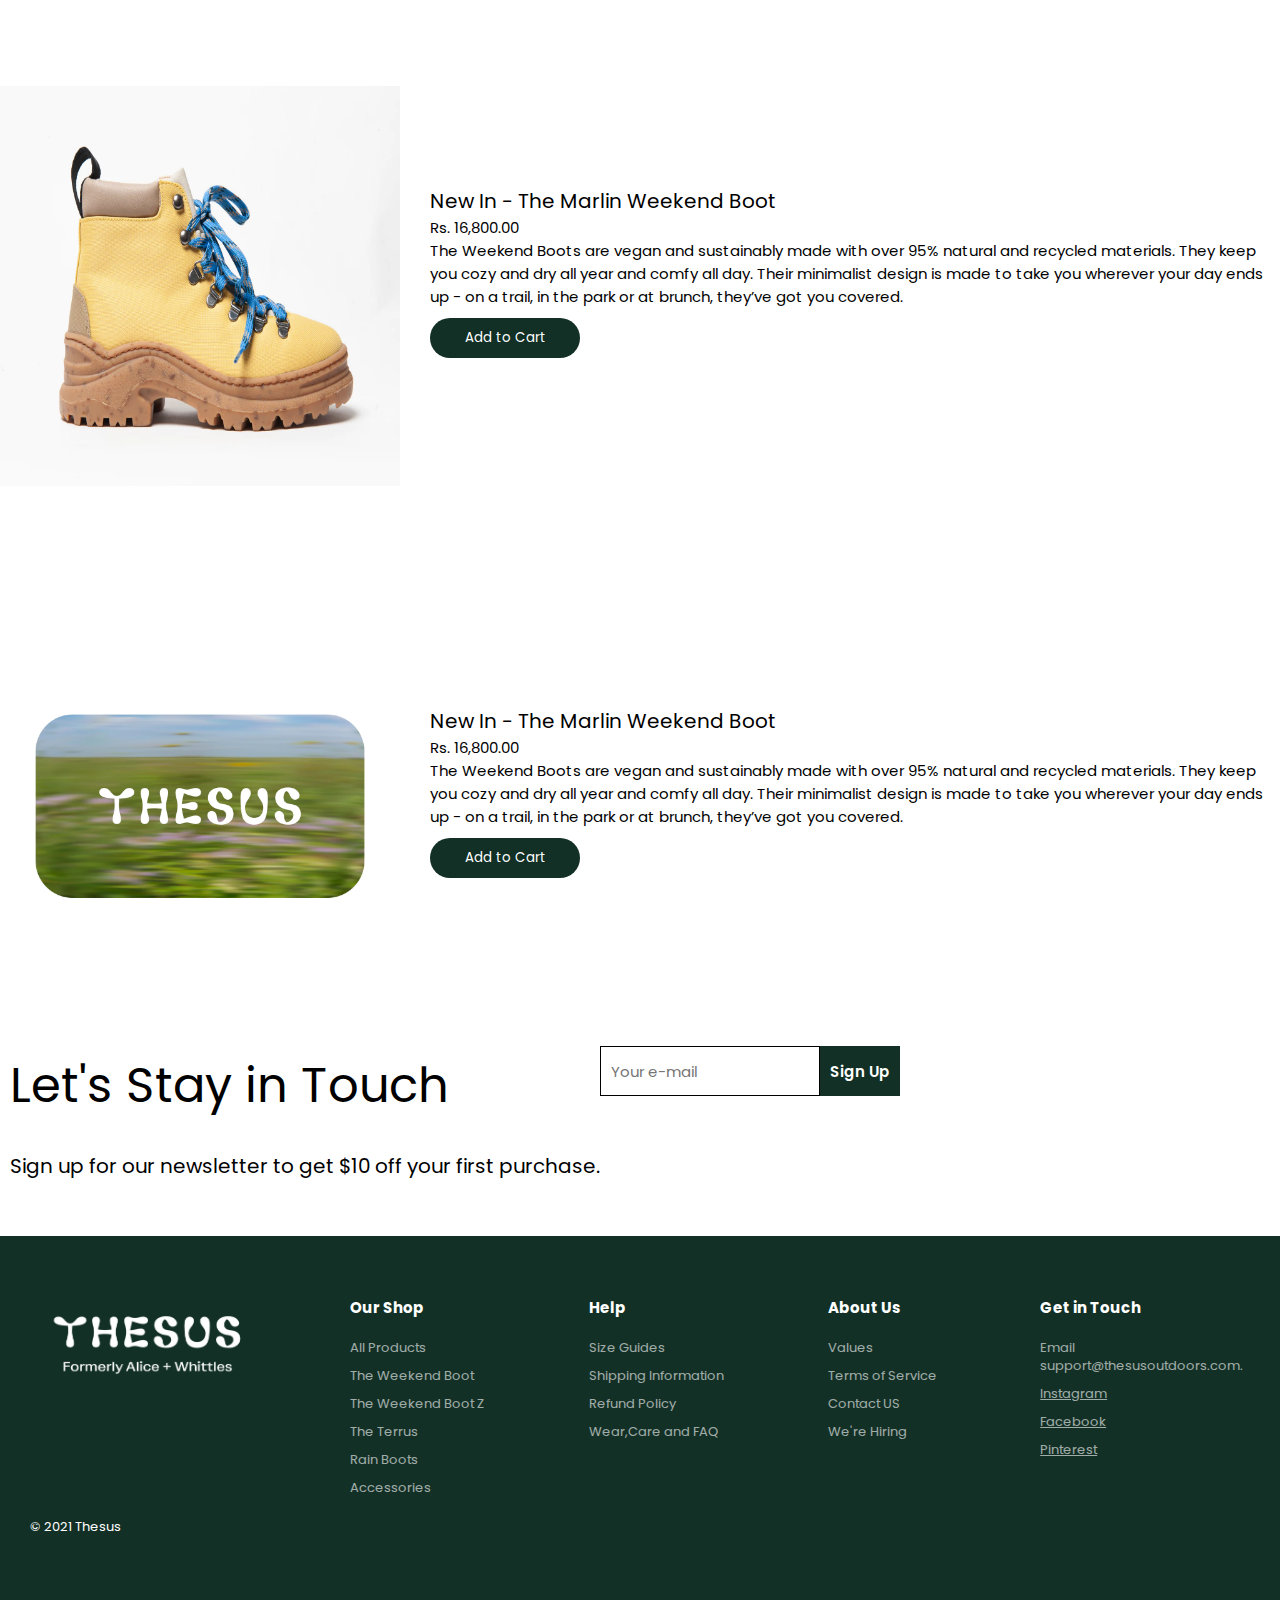
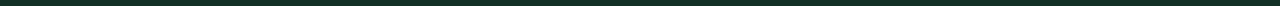
<file: icon.html>
<!DOCTYPE html>
<html lang="en">
  <head>
    <meta charset="UTF-8" />
    <meta http-equiv="X-UA-Compatible" content="IE=edge" />
    <meta name="viewport" content="width=device-width, initial-scale=1.0" />
    <title>Document</title>
    <link rel="stylesheet" href="icon.css" />
  </head>
  <body>
    <div id="1"></div>
    <script>
      load("header.html");
      function load(url) {
        req = new XMLHttpRequest();
        req.open("GET", url, false);
        req.send(null);
        document.getElementById(1).innerHTML = req.responseText;
      }
    </script>
    <div class="application-icons">
      <a href="shop.html"
        ><img class="icon1" src="images/categories.png" width="25" height="25"
      /></a>
      <a href="icon.html"
        ><img class="icon2" src="images/application.png" width="23" height="23"
      /></a>
    </div>
    <select name="price" id="price">
      <option value="Featured">Featured</option>
      <option value="Best selling">Best Selling</option>
      <option value="Alphabetically,A-Z">Alphabetically,A-Z</option>
      <option value="Alphabetically,Z-A">Alphabetically,A-Z</option>
      <option value="Price, Low to high">Price, Low to high</option>
      <option value="Price, high to low">Price, high to low</option>
      <option value="Date, old to new">Date, old to new</option>
      <option value="Date, new to old">Date, new to old</option>
    </select>
    <div class="application-icon-images">
      <img
        class="myImage"
        src="images/shop-img1.webp"
        width="400"
        height="400"
      />
      <div class="info-left" style="margin-top: -5rem">
        <p>
          <span>The Limited Edition Allegra Weekend Boot</span><br />Rs.
          16,800.00
        </p>
        <p>
          The boot that sold out 5 times last year is back! The Allegra’s are
          the essential outdoor boot to go on a hike, foraging, running errands
          in the city, and more. The comfort, versatility, and style of The
          Weekend Boot lets you be outside cozy all year, comfy all day, and can
          be worn with anything. The boot that sold out 5 times last year is
          back for summer! The Allegra’s are the essential outdoor boot to go on
          a hike, foraging, running errands in the city, and more. The comfort,
          versatility, and style of The Weekend Boot lets you be outside cozy
          all year, comfy all day, and can be worn with anything. The boot that
          sold out 5 times last year is back for summer! The Allegra’s are the
          essential outdoor boot to go on a hike, foraging, running errands in
          the city, and more. The comfort, versatility, and style of The Weekend
          Boot lets you be outside cozy all year, comfy all day, and can be worn
          with anything. The boot that sold out 5 times last year is back for
          summer! The Allegra’s are the essential outdoor boot to go on a hike,
          foraging, running errands in the city, and more. The comfort,
          versatility, and style of The Weekend Boot lets you be outside cozy
          all year, comfy all day, and can be worn with anything. Our
          bestselling vegan outdoor boot is back for Spring! The Allegra’s are
          the essential outdoor boot to go on a urban hike, foraging, running
          errands in the city, and more. The comfort, versatility, and style of
          The Weekend Boot lets you be outside cozy all year, comfy all day, and
          can be worn with anything. Our bestselling vegan outdoor boot is back
          for Spring! The Allegra’s are the essential outdoor boot to go on a
          urban hike, foraging, running errands in the city, and more. The
          comfort, versatility, and style of The Weekend Boot lets you be
          outside cozy all year, comfy all day, and can be worn with anything.
          Our bestselling vegan outdoor boot is back for Spring! The Allegra’s
          are the essential outdoor boot to go on a urban hike, foraging,
          running errands in the city, and more. The comfort, versatility, and
          style of The Weekend Boot lets you be outside cozy all year, comfy all
          day, and can be worn with anything.These vegan + sustainable boots
          keep you cozy and dry all-year and comfy all day. Versatile design for
          wherever your day takes you - on a trail, in the park, at brunch or at
          the cottage.
        </p>
        <button>Add to Cart</button>
      </div>
    </div>
    <div class="application-icon-images">
      <img
        class="myImage"
        src="images/shop-img2.webp"
        width="400"
        height="400"
      />
      <div class="info-left">
        <p><span>The Weekend Boot Beige</span><br />Rs. 16,800.00</p>
        <p>
          The Weekend Boots are vegan and sustainably made with over 95% natural
          and recycled materials. They keep you cozy and dry all year and comfy
          all day. Their minimalist design is made to take you wherever your day
          ends up - on a trail, in the park or at brunch, they’ve got you
          covered.
        </p>
        <button>Add to Cart</button>
      </div>
    </div>
    <div class="application-icon-images">
      <img
        class="myImage"
        src="images/shop-img3.webp"
        width="400"
        height="400"
      />
      <div class="info-left">
        <p><span>The Weekend Boot in Black</span><br />Rs. 16,800.00</p>
        <p>
          The Weekend Boots are vegan and sustainably made with over 95% natural
          and recycled materials. They keep you cozy and dry all year and comfy
          all day. Their minimalist design is made to take you wherever your day
          ends up - on a trail, in the park, or at brunch, they’ve got you
          covered.
        </p>
        <button>Add to Cart</button>
      </div>
    </div>
    <div class="application-icon-images">
      <img
        class="myImage"
        src="images/shop-img4.webp"
        width="400"
        height="400"
      />
      <div class="info-left">
        <p><span>The Weekend Boot in Sage</span><br />Rs. 16,800.00</p>
        <p>
          The Weekend Boots are vegan and sustainably made with over 95% natural
          and recycled materials. They keep you cozy and dry all year and comfy
          all day. Their minimalist design is made to take you wherever your day
          ends up - on a trail, in the park or at brunch, they’ve got you
          covered.
        </p>
        <button>Add to Cart</button>
      </div>
    </div>
    <div class="application-icon-images">
      <img
        class="myImage"
        src="images/shop-img5.webp"
        width="400"
        height="400"
      />
      <div class="info-left">
        <p><span>The Weekend Boot in Indigo</span><br />Rs. 16,800.00</p>
        <p>
          The Weekend Boots are vegan and sustainably made with over 95% natural
          and recycled materials. They keep you cozy and dry all year and comfy
          all day. Their minimalist design is made to take you wherever your day
          ends up - on a trail, in the park or at brunch, they’ve got you
          covered.
        </p>
        <button>Add to Cart</button>
      </div>
    </div>
    <div class="application-icon-images">
      <img
        class="myImage"
        src="images/shop-img6.webp"
        width="400"
        height="400"
      />
      <div class="info-left">
        <p><span>The Weekend Boot in Navy</span><br />Rs. 16,800.00</p>
        <p>
          The Weekend Boots are vegan and sustainably made with over 95% natural
          and recycled materials. They keep you cozy and dry all year and comfy
          all day. Their minimalist design is made to take you wherever your day
          ends up - on a trail, in the park, or at brunch, they’ve got you
          covered. The vegan + sustainable cuero Weekend Boot by Thesus keeps
          you cozy + dry all day, all year. Versatile by design for wherever
          your day takes you. Shop online.
        </p>
        <button>Add to Cart</button>
      </div>
    </div>
    <div class="application-icon-images">
      <img
        class="myImage"
        src="images/shop-img7.webp"
        width="400"
        height="400"
      />
      <div class="info-left">
        <p><span>The Weekend Boot in cuero</span><br />Rs. 16,800.00</p>
        <p>
          The Weekend Boots are vegan and sustainably made with over 95% natural
          and recycled materials. They keep you cozy and dry all year and comfy
          all day. Their minimalist design is made to take you wherever your day
          ends up - on a trail, in the park or at brunch, they’ve got you
          covered.
        </p>
        <button>Add to Cart</button>
      </div>
    </div>
    <div class="application-icon-images">
      <img
        class="myImage"
        src="images/shoe-img8.webp"
        width="400"
        height="400"
      />
      <div class="info-left">
        <p><span>The Weekend Boot in Classic Black</span><br />Rs. 16,800.00</p>
        <p>
          The Weekend Boots are vegan and sustainably made with over 95% natural
          and recycled materials. They keep you cozy and dry all year and comfy
          all day. Their minimalist design is made to take you wherever your day
          ends up - on a trail, in the park or at brunch, they’ve got you
          covered.
        </p>
        <button>Add to Cart</button>
      </div>
    </div>
    <div class="application-icon-images">
      <img
        class="myImage"
        src="images/shop-img9.webp"
        width="400"
        height="400"
      />
      <div class="info-left">
        <p><span>The Weekend Boot in Classic Brown</span><br />Rs. 16,800.00</p>
        <p>
          The Weekend Boots are vegan and sustainably made with over 95% natural
          and recycled materials. They keep you cozy and dry all year and comfy
          all day. Their minimalist design is made to take you wherever your day
          ends up - on a trail, in the park or at brunch, they’ve got you
          covered.
        </p>
        <button>Add to Cart</button>
      </div>
    </div>
    <div class="application-icon-images">
      <img
        class="myImage"
        src="images/shop-img10.webp"
        width="400"
        height="400"
      />
      <div class="info-left">
        <p><span>The Weekend Boot in Classic Sage</span><br />Rs. 16,800.00</p>
        <p>
          It’s our bestselling boot - but upgraded. Be anywhere and do anything,
          in a boot that does it all. The Z is made with a water resistant
          upper, extra warm lining and grippy rubber sole. Featuring an inside
          zip that makes it easy to slip them on-and-off for life on the go. And
          the best part - each pair is 100% vegan and made with 95% natural and
          recycled materials.
        </p>
        <button>Add to Cart</button>
      </div>
    </div>
    <div class="application-icon-images">
      <img
        class="myImage"
        src="images/shop-img11.webp"
        width="400"
        height="400"
      />
      <div class="info-left">
        <p>
          <span>The Weekend Boot Z in Grey</span><br />Rs. 16,800.00 Rs.
          18,600.00
        </p>
        <p>
          It’s our bestselling boot - but upgraded. Be anywhere and do anything,
          in a boot that does it all. The Z is made with a water resistant
          upper, extra warm lining and grippy rubber sole. Featuring an inside
          zip that makes it easy to slip them on-and-off for life on the go.
        </p>
        <button>Add to Cart</button>
      </div>
    </div>
    <div class="application-icon-images">
      <img
        class="myImage"
        src="images/shop-img12.webp"
        width="400"
        height="400"
      />
      <div class="info-left">
        <p><span>The Weekend Boot Z in Black</span><br />Rs. 16,800.00</p>
        <p>
          The Weekend Boots are vegan and sustainably made with over 95% natural
          and recycled materials. They keep you cozy and dry all year and comfy
          all day. Their minimalist design is made to take you wherever your day
          ends up - on a trail, in the park or at brunch, they’ve got you
          covered.
        </p>
        <button>Add to Cart</button>
      </div>
    </div>
    <div class="application-icon-images">
      <img
        class="myImage"
        src="images/shop-img13.webp"
        width="400"
        height="400"
      />
      <div class="info-left">
        <p>
          <span>The Weekend Boot New Classic Brown</span><br />Rs. 11,700.00
        </p>
        <p>
          The Terrus is a thoughtfully designed clog, made for the outdoors.
          Wear them around the city on a light hike, or sitting around by the
          lake with a book in hand. Just throw them on and stay easy, cool and
          comfy all day.
        </p>
        <button>Add to Cart</button>
      </div>
    </div>
    <div class="application-icon-images">
      <img
        class="myImage"
        src="images/shop-img14.webp"
        width="400"
        height="400"
      />
      <div class="info-left">
        <p><span>The Terrus in Sage</span><br />Rs. 11,700.00</p>
        <p>
          The Terrus is a thoughtfully designed clog, made for the outdoors.
          Wear them around the city on a light hike, or sitting around by the
          lake with a book in hand. Just throw them on and stay easy, cool and
          comfy all day.
        </p>
        <button>Add to Cart</button>
      </div>
    </div>
    <div class="application-icon-images">
      <img
        class="myImage"
        src="images/shop-img15.webp"
        width="400"
        height="400"
      />
      <div class="info-left">
        <p><span>The Terrus in Beige</span><br />Rs. 11,700.00</p>
        <p>
          The Terrus is a thoughtfully designed clog, made for the outdoors.
          Wear them around the city on a light hike, or sit around by the lake
          with a book in hand. Just throw them on and stay easy, cool, and comfy
          all day.
        </p>
        <button>Add to Cart</button>
      </div>
    </div>
    <div class="application-icon-images">
      <img
        class="myImage"
        src="images/shop-img16.webp"
        width="400"
        height="400"
      />
      <div class="info-left">
        <p><span>The Terrus in Allegra</span><br />Rs. 1,400.00</p>
        <p>This item is FINAL SALE.</p>
        <button>Add to Cart</button>
      </div>
    </div>
    <div class="application-icon-images">
      <img
        class="myImage"
        src="images/shop-img17.webp"
        width="400"
        height="400"
      />
      <div class="info-left">
        <p><span>Sunset Red</span><br />Rs. 1,400.00</p>
        <p>This item is FINAL SALE.</p>
        <button>Add to Cart</button>
      </div>
    </div>
    <div class="application-icon-images">
      <img
        class="myImage"
        src="images/shop-img18.webp"
        width="400"
        height="400"
      />
      <div class="info-left">
        <p><span>Harvest Gold</span><br />Rs. 1,400.00</p>
        <p>This item is FINAL SALE.</p>
        <button>Add to Cart</button>
      </div>
    </div>
    <div class="application-icon-images">
      <img
        class="myImage"
        src="images/shop-img19.webp"
        width="400"
        height="400"
      />
      <div class="info-left">
        <p><span>Desert sand</span><br />Rs. 1,700.00</p>
        <p>This item is FINAL SALE.</p>
        <button>Add to Cart</button>
      </div>
    </div>
    <div class="application-icon-images">
      <img
        class="myImage"
        src="images/shop-img20.webp"
        width="400"
        height="400"
      />
      <div class="info-left">
        <p><span>Woolly Footbed</span><br />Rs. 1,700.00</p>
        <p>This item is FINAL SALE.</p>
        <button>Add to Cart</button>
      </div>
    </div>
    <div class="application-icon-images">
      <img
        class="myImage"
        src="images/shop-img20.webp"
        width="400"
        height="400"
      />
      <div class="info-left">
        <p><span>Vegan Woolly Footbed</span><br />Rs. 16,800.00</p>
        <p>
          The Weekend Boots are vegan and sustainably made with over 95% natural
          and recycled materials. They keep you cozy and dry all year and comfy
          all day. Their minimalist design is made to take you wherever your day
          ends up - on a trail, in the park or at brunch, they’ve got you
          covered.
        </p>
        <button>Add to Cart</button>
      </div>
    </div>
    <div class="application-icon-images">
      <img
        class="myImage"
        src="images/background-shoe.webp"
        width="400"
        height="400"
      />
      <div class="info-left">
        <p><span>New In - The Scarlet Weekend Boot</span><br />Rs. 16,800.00</p>
        <p>
          The Weekend Boots are vegan and sustainably made with over 95% natural
          and recycled materials. They keep you cozy and dry all year and comfy
          all day. Their minimalist design is made to take you wherever your day
          ends up - on a trail, in the park or at brunch, they’ve got you
          covered.
        </p>
        <button>Add to Cart</button>
      </div>
    </div>
    <div class="application-icon-images">
      <img
        class="myImage"
        src="images/shop-img22.webp"
        width="400"
        height="400"
      />
      <div class="info-left">
        <p><span>New In - The Marlin Weekend Boot</span><br />Rs. 16,800.00</p>
        <p>
          The Weekend Boots are vegan and sustainably made with over 95% natural
          and recycled materials. They keep you cozy and dry all year and comfy
          all day. Their minimalist design is made to take you wherever your day
          ends up - on a trail, in the park or at brunch, they’ve got you
          covered.
        </p>
        <button>Add to Cart</button>
      </div>
    </div>
    <div class="application-icon-images">
      <img
        class="myImage"
        src="images/shop-img23.webp"
        width="400"
        height="400"
      />
      <div class="info-left">
        <p><span>New In - The Marlin Weekend Boot</span><br />Rs. 16,800.00</p>
        <p>
          The Weekend Boots are vegan and sustainably made with over 95% natural
          and recycled materials. They keep you cozy and dry all year and comfy
          all day. Their minimalist design is made to take you wherever your day
          ends up - on a trail, in the park or at brunch, they’ve got you
          covered.
        </p>
        <button>Add to Cart</button>
      </div>
    </div>
    <div class="application-icon-images">
      <img class="myImage" src="images/shoe3.webp" width="400" height="400" />
      <div class="info-left">
        <p><span>New In - The Marlin Weekend Boot</span><br />Rs. 16,800.00</p>
        <p>
          The Weekend Boots are vegan and sustainably made with over 95% natural
          and recycled materials. They keep you cozy and dry all year and comfy
          all day. Their minimalist design is made to take you wherever your day
          ends up - on a trail, in the park or at brunch, they’ve got you
          covered.
        </p>
        <button>Add to Cart</button>
      </div>
    </div>
    <div class="application-icon-images">
      <img
        class="myImage"
        src="images/Thesus-imgg.webp"
        width="400"
        height="400"
      />
      <div class="info-left">
        <p><span>New In - The Marlin Weekend Boot</span><br />Rs. 16,800.00</p>
        <p>
          The Weekend Boots are vegan and sustainably made with over 95% natural
          and recycled materials. They keep you cozy and dry all year and comfy
          all day. Their minimalist design is made to take you wherever your day
          ends up - on a trail, in the park or at brunch, they’ve got you
          covered.
        </p>
        <button>Add to Cart</button>
      </div>
    </div>
    <div class="contact-info">
      <div class="get-in-touch">
        <p>Let's Stay in Touch</p>
        <p style="font-size: 2rem">
          Sign up for our newsletter to get $10 off your first purchase.
        </p>
      </div>
      <div class="form-input">
        <input type="text" placeholder="Your e-mail" />
        <button>Sign Up</button>
      </div>
    </div>
    <div style="margin-top: 5rem" id="4"></div>
    <script>
      load("footer.html");
      function load(url) {
        req = new XMLHttpRequest();
        req.open("GET", url, false);
        req.send(null);
        document.getElementById(4).innerHTML = req.responseText;
      }
    </script>
    <script src="script.js"></script>
  </body>
</html>
</file>
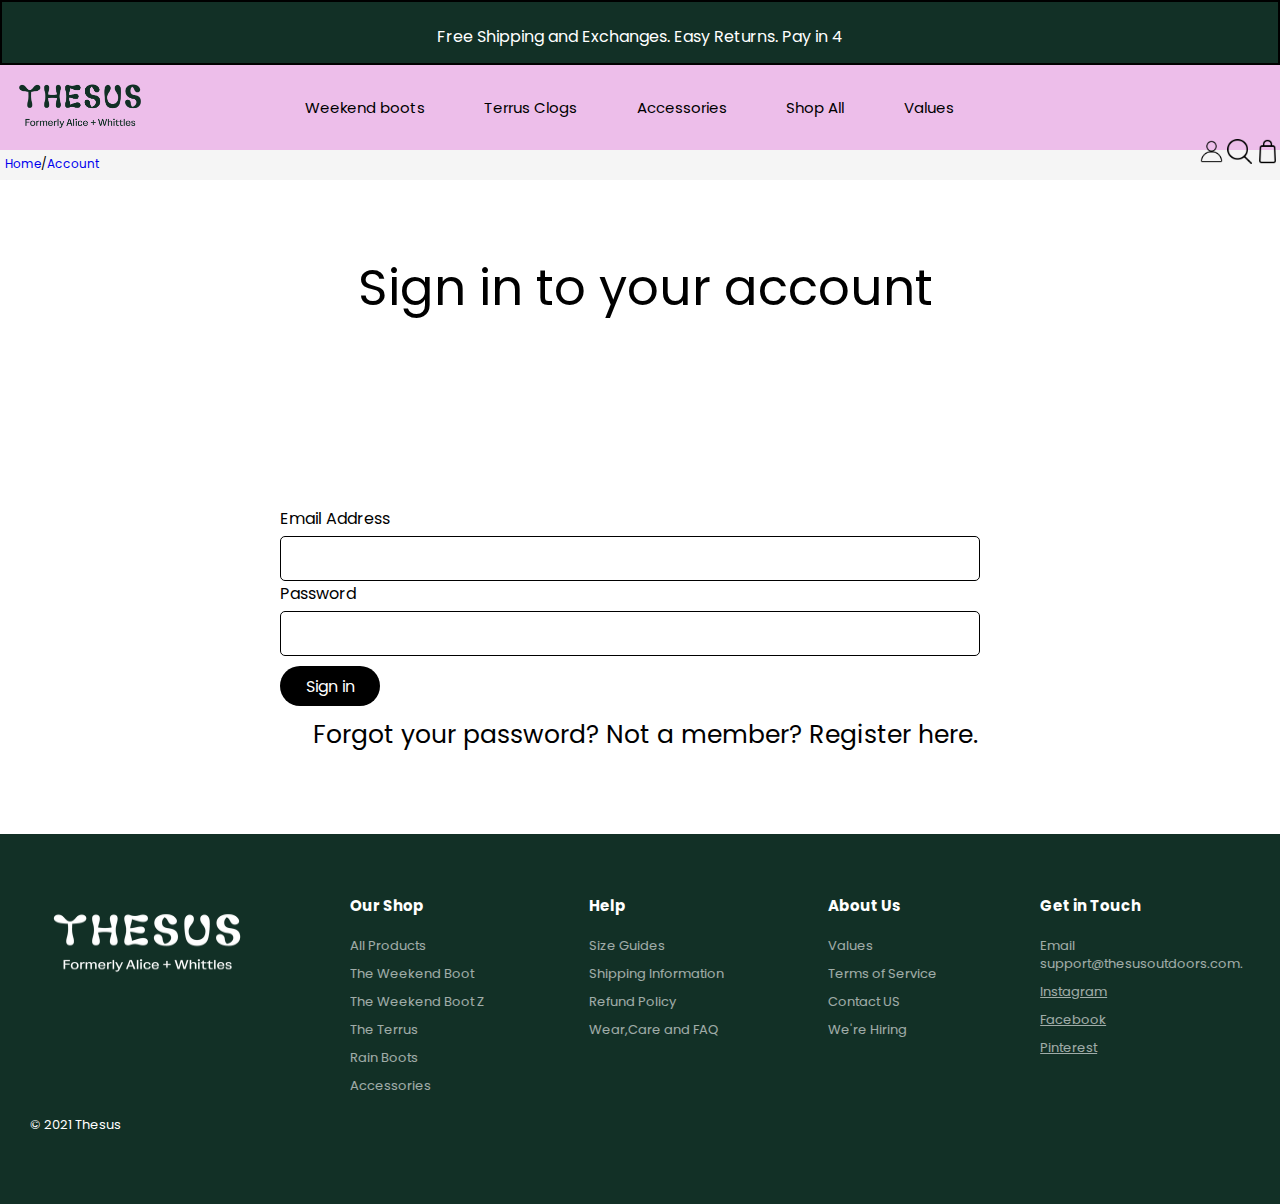
<file: login.html>
<!DOCTYPE html>
<html lang="en">
  <head>
    <meta charset="UTF-8" />
    <meta http-equiv="X-UA-Compatible" content="IE=edge" />
    <meta name="viewport" content="width=device-width, initial-scale=1.0" />
    <title>Document</title>
    <link rel="stylesheet" href="login.css" />
  </head>
  <body>
    <div id="1"></div>
    <script>
      load("header.html");
      function load(url) {
        req = new XMLHttpRequest();
        req.open("GET", url, false);
        req.send(null);
        document.getElementById(1).innerHTML = req.responseText;
      }
    </script>
    <div class="back-to-page">
      <a href="index.html">Home</a>/<a href="#">Account</a>
    </div>
    <div class="login-page">
      <p>Sign in to your account</p>
      <div class="loginForm">
        <label for="email">Email Address</label><br />
        <input type="text" id="email" /><br />
        <label for="password">Password</label><br />
        <input type="password" id="password" /><br />
        <button type="submit" id="loginButton">Sign in</button>
      </div>
      <p style="font-size: 2.5rem; margin-top: 1rem">
        Forgot your password? Not a member? Register here.
      </p>
    </div>
    <div id="4"></div>
    <script>
      load("footer.html");
      function load(url) {
        req = new XMLHttpRequest();
        req.open("GET", url, false);
        req.send(null);
        document.getElementById(4).innerHTML = req.responseText;
      }
    </script>
    <script src="script.js"></script>
  </body>
</html>
</file>
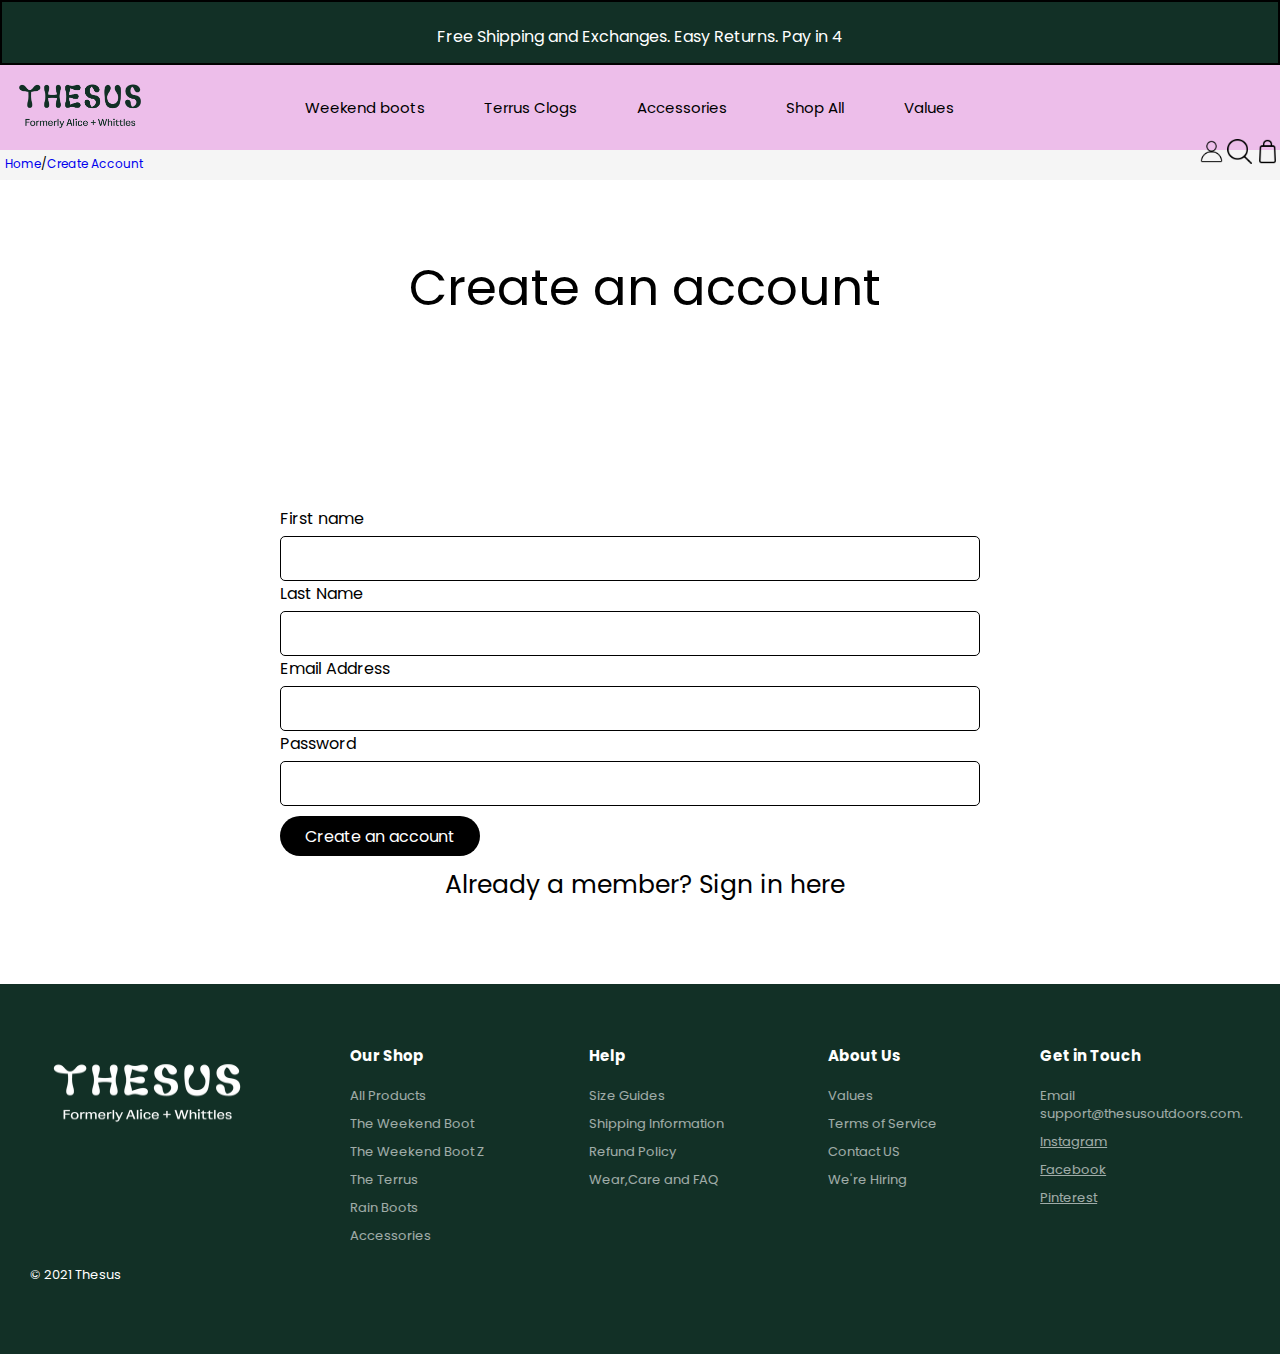
<file: register.html>
<!DOCTYPE html>
<html lang="en">
  <head>
    <meta charset="UTF-8" />
    <meta http-equiv="X-UA-Compatible" content="IE=edge" />
    <meta name="viewport" content="width=device-width, initial-scale=1.0" />
    <title>Document</title>
    <link rel="stylesheet" href="login.css" />
  </head>
  <body>
    <div id="1"></div>
    <script>
      load("header.html");
      function load(url) {
        req = new XMLHttpRequest();
        req.open("GET", url, false);
        req.send(null);
        document.getElementById(1).innerHTML = req.responseText;
      }
    </script>
    <div class="back-to-page">
      <a href="index.html">Home</a>/<a href="#">Create Account</a>
    </div>
    <div class="login-page">
      <p>Create an account</p>
      <div class="loginForm">
        <label for="fname">First name</label><br />
        <input type="text" id="fname" /><br />
        <label for="Lname">Last Name</label><br />
        <input type="text" id="Lname" /><br />
        <label for="email">Email Address</label><br />
        <input type="text" id="email" /><br />
        <label for="password">Password</label><br />
        <input type="password" id="password" /><br />
        <button type="submit" id="login-Button">Create an account</button>
      </div>
      <p style="font-size: 2.5rem; margin-top: 1rem">
        Already a member? Sign in here
      </p>
    </div>
    <div id="4"></div>
    <script>
      load("footer.html");
      function load(url) {
        req = new XMLHttpRequest();
        req.open("GET", url, false);
        req.send(null);
        document.getElementById(4).innerHTML = req.responseText;
      }
    </script>
    <script src="script.js"></script>
  </body>
</html>
</file>
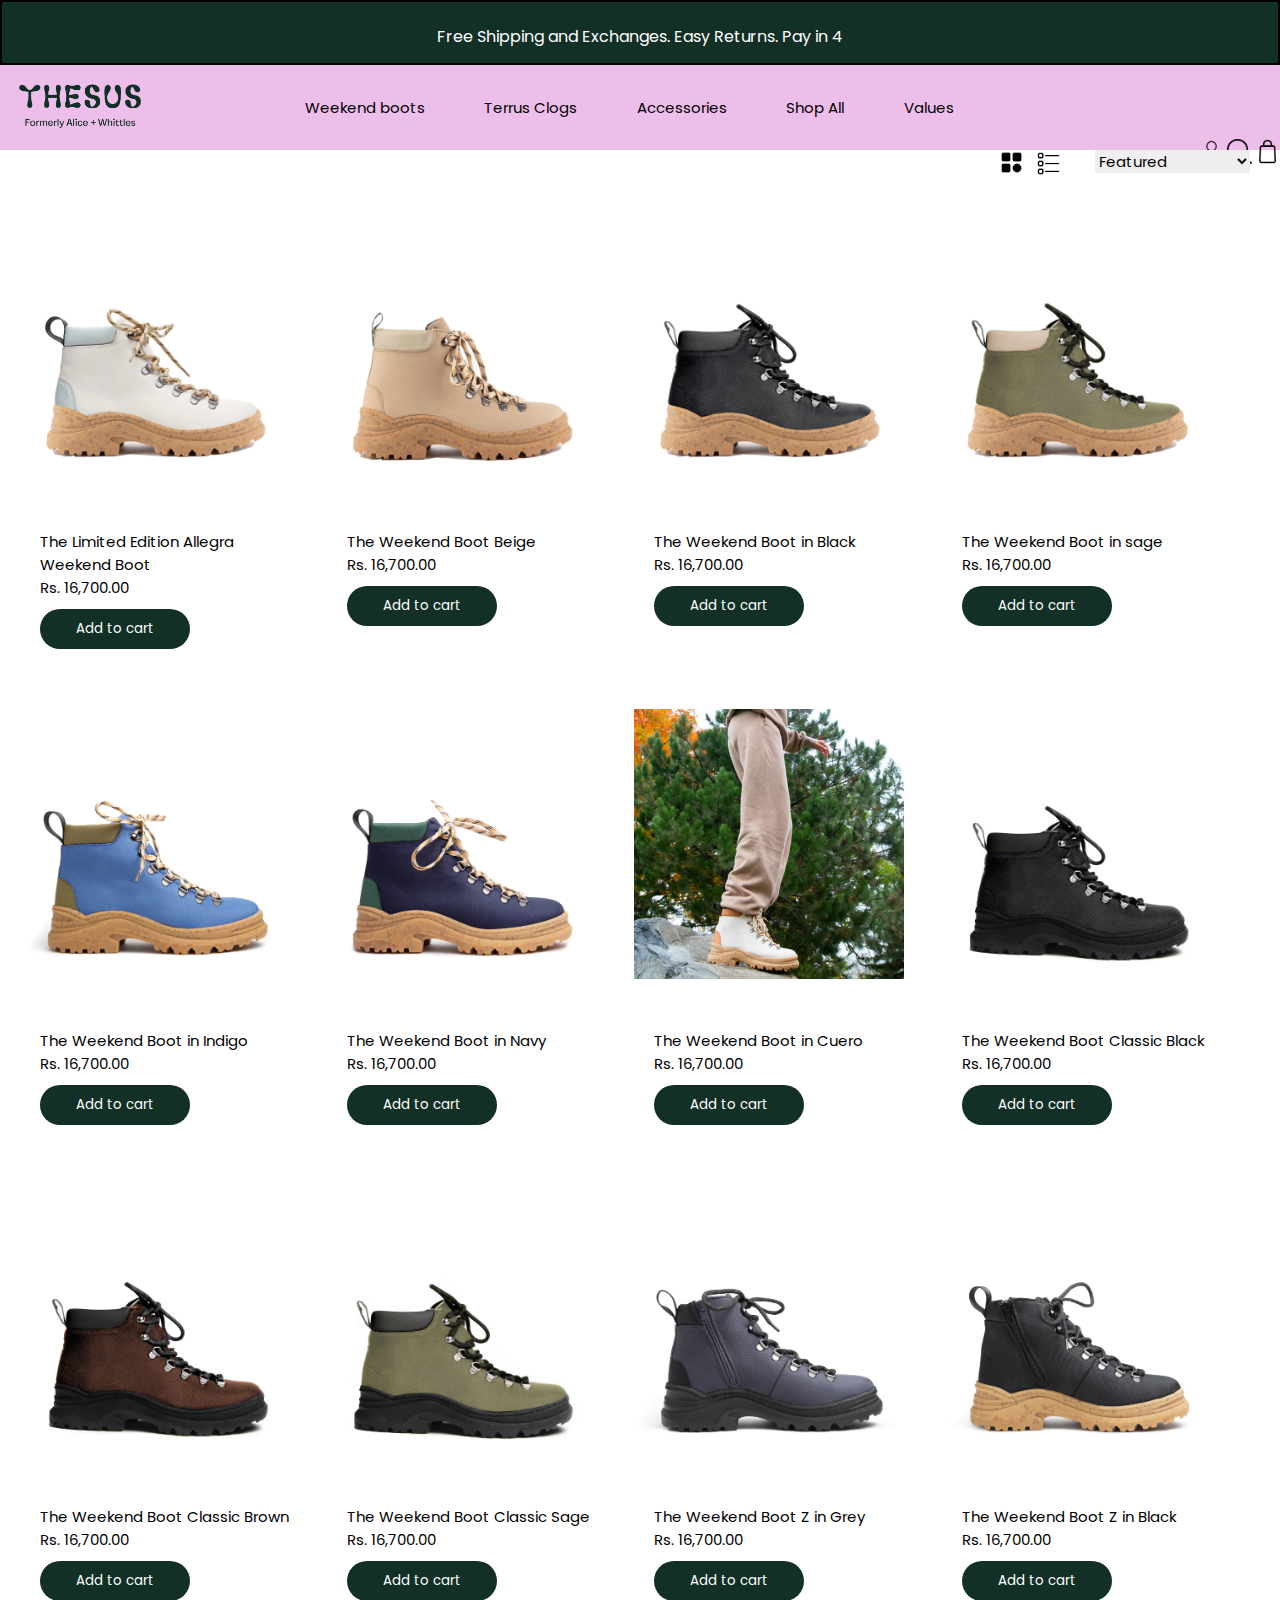
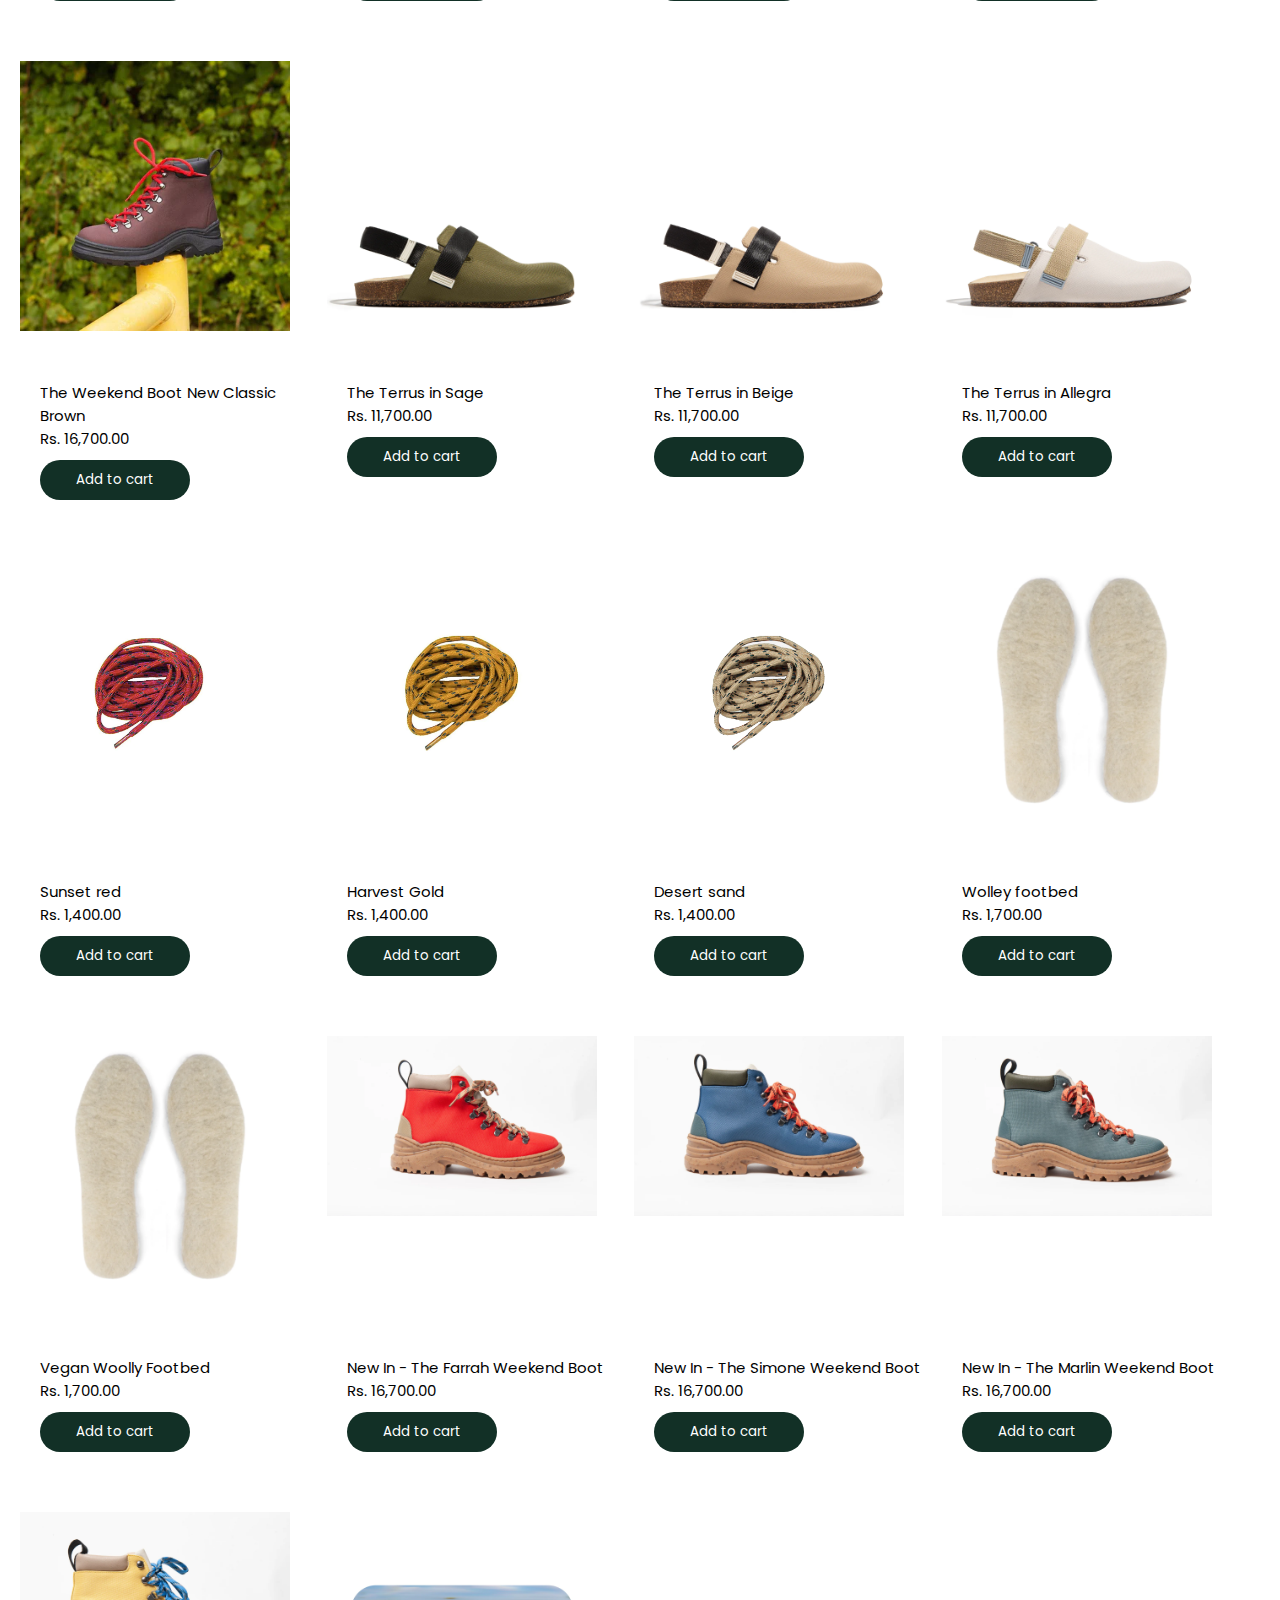
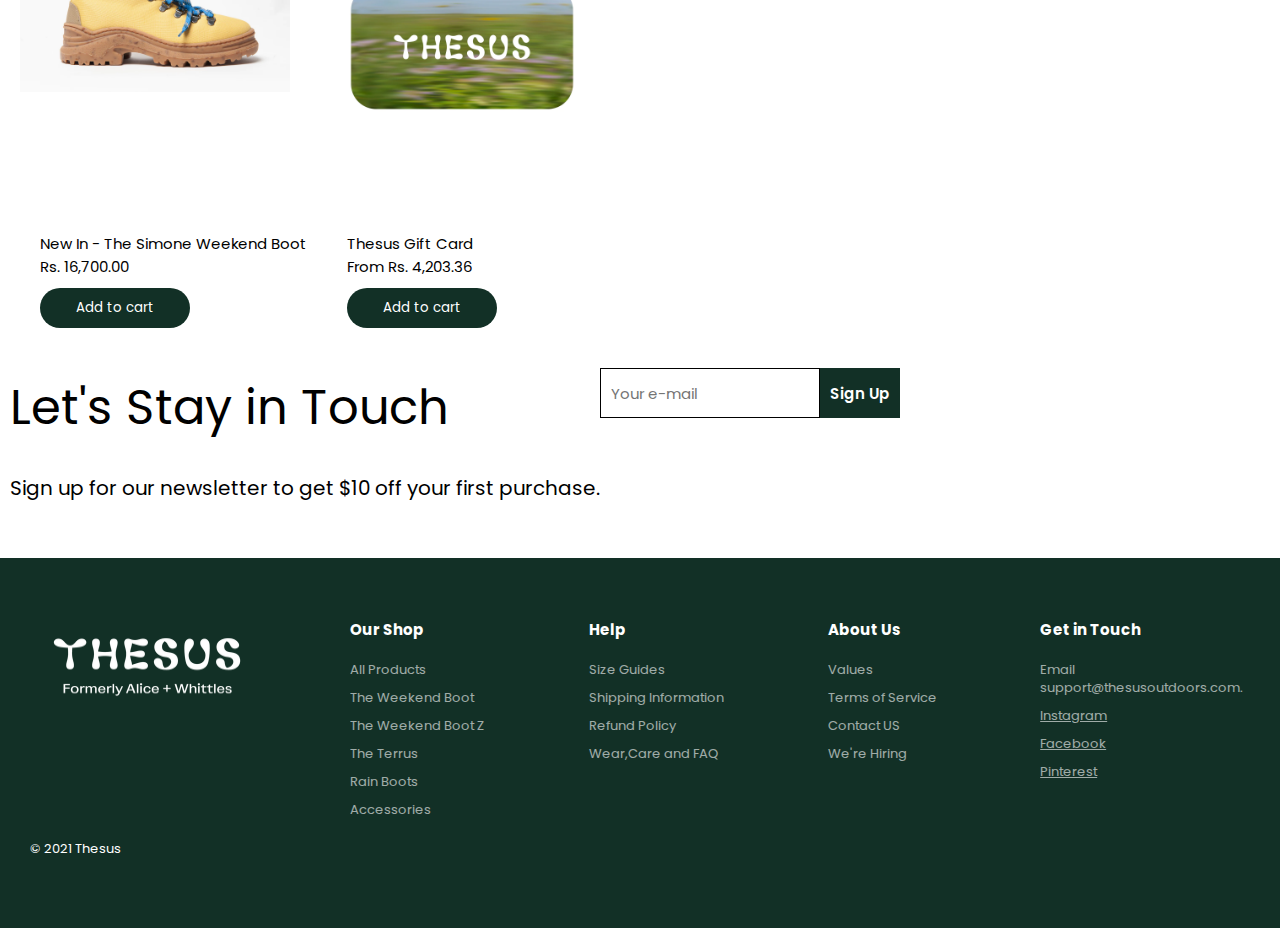
<file: shop.html>
<!DOCTYPE html>
<html lang="en">
  <head>
    <meta charset="UTF-8" />
    <meta http-equiv="X-UA-Compatible" content="IE=edge" />
    <meta name="viewport" content="width=device-width, initial-scale=1.0" />
    <title>Document</title>
    <link rel="stylesheet" href="shop.css" />
  </head>
  <body>
    <div id="1"></div>
    <script>
      load("header.html");
      function load(url) {
        req = new XMLHttpRequest();
        req.open("GET", url, false);
        req.send(null);
        document.getElementById(1).innerHTML = req.responseText;
      }
    </script>
    <div class="application-icons">
      <img class="icon1" src="images/categories.png" width="25" height="25" />
      <a href="icon.html"><img class="icon2" src="images/application.png" width="23" height="23" /></a>
    </div>
    <select name="price" class="dropdown-content">
      <option value="Featured">Featured</option>
      <option value="Best selling">Best Selling</option>
      <option value="Alphabetically,A-Z">Alphabetically,A-Z</option>
      <option value="Alphabetically,Z-A">Alphabetically,A-Z</option>
      <option value="Price, Low to high">Price, Low to high</option>
      <option value="Price, high to low">Price, high to low</option>
      <option value="Date, old to new">Date, old to new</option>
      <option value="Date, new to old">Date, new to old</option>
    </select>
    <div class="shop-images">
      <div class="shop-info">
        <div class="shop-image1"></div>
        <p>The Limited Edition Allegra Weekend Boot<br />Rs. 16,700.00</p>
        <button>Add to cart</button>
      </div>
      <div class="shop-info">
        <div class="shop-image2"></div>
        <p>The Weekend Boot Beige<br />Rs. 16,700.00</p>
        <button>Add to cart</button>
      </div>
      <div class="shop-info">
        <div class="shop-image3"></div>
        <p>The Weekend Boot in Black<br />Rs. 16,700.00</p>
        <button>Add to cart</button>
      </div>
      <div class="shop-info">
        <div class="shop-image4"></div>
        <p>The Weekend Boot in sage<br />Rs. 16,700.00</p>
        <button>Add to cart</button>
      </div>
      <div class="shop-info">
        <div class="shop-image5"></div>
        <p>The Weekend Boot in Indigo<br />Rs. 16,700.00</p>
        <button>Add to cart</button>
      </div>
      <div class="shop-info">
        <div class="shop-image6"></div>
        <p>The Weekend Boot in Navy<br />Rs. 16,700.00</p>
        <button>Add to cart</button>
      </div>
      <div class="shop-info">
        <div class="shop-image7"></div>
        <p>The Weekend Boot in Cuero<br />Rs. 16,700.00</p>
        <button>Add to cart</button>
      </div>
      <div class="shop-info">
        <div class="shop-image8"></div>
        <p>The Weekend Boot Classic Black<br />Rs. 16,700.00</p>
        <button>Add to cart</button>
      </div>
      <div class="shop-info">
        <div class="shop-image9"></div>
        <p>The Weekend Boot Classic Brown<br />Rs. 16,700.00</p>
        <button>Add to cart</button>
      </div>
      <div class="shop-info">
        <div class="shop-image10"></div>
        <p>The Weekend Boot Classic Sage<br />Rs. 16,700.00</p>
        <button>Add to cart</button>
      </div>
      <div class="shop-info">
        <div class="shop-image11"></div>
        <p>The Weekend Boot Z in Grey<br />Rs. 16,700.00</p>
        <button>Add to cart</button>
      </div>
      <div class="shop-info">
        <div class="shop-image12"></div>
        <p>The Weekend Boot Z in Black<br />Rs. 16,700.00</p>
        <button>Add to cart</button>
      </div>
      <div class="shop-info">
        <div class="shop-image13"></div>
        <p>The Weekend Boot New Classic Brown<br />Rs. 16,700.00</p>
        <button>Add to cart</button>
      </div>
      <div class="shop-info">
        <div class="shop-image14"></div>
        <p>The Terrus in Sage<br />Rs. 11,700.00</p>
        <button>Add to cart</button>
      </div>
      <div class="shop-info">
        <div class="shop-image15"></div>
        <p>The Terrus in Beige<br />Rs. 11,700.00</p>
        <button>Add to cart</button>
      </div>
      <div class="shop-info">
        <div class="shop-image16"></div>
        <p>The Terrus in Allegra<br />Rs. 11,700.00</p>
        <button>Add to cart</button>
      </div>
      <div class="shop-info">
        <div class="shop-image17"></div>
        <p>Sunset red<br />Rs. 1,400.00</p>
        <button>Add to cart</button>
      </div>
      <div class="shop-info">
        <div class="shop-image18"></div>
        <p>Harvest Gold<br />Rs. 1,400.00</p>
        <button>Add to cart</button>
      </div>
      <div class="shop-info">
        <div class="shop-image19"></div>
        <p>Desert sand<br />Rs. 1,400.00</p>
        <button>Add to cart</button>
      </div>
      <div class="shop-info">
        <div class="shop-image20"></div>
        <p>Wolley footbed<br />Rs. 1,700.00</p>
        <button>Add to cart</button>
      </div>
      <div class="shop-info">
        <div class="shop-image20"></div>
        <p>Vegan Woolly Footbed<br />Rs. 1,700.00</p>
        <button>Add to cart</button>
      </div>
      <div class="shop-info">
        <div class="shop-image21"></div>
        <p>
          New In - The Farrah Weekend Boot<br />
          Rs. 16,700.00
        </p>
        <button>Add to cart</button>
      </div>
      <div class="shop-info">
        <div class="shop-image22"></div>
        <p>
          New In - The Simone Weekend Boot<br />
          Rs. 16,700.00
        </p>
        <button>Add to cart</button>
      </div>
      <div class="shop-info">
        <div class="shop-image23"></div>
        <p>
          New In - The Marlin Weekend Boot<br />
          Rs. 16,700.00
        </p>
        <button>Add to cart</button>
      </div>
      <div class="shop-info">
        <div class="shop-image24"></div>
        <p>
          New In - The Simone Weekend Boot<br />
          Rs. 16,700.00
        </p>
        <button>Add to cart</button>
      </div>
      <div class="shop-info">
        <div class="shop-image25"></div>
        <p>
          Thesus Gift Card<br />
          From Rs. 4,203.36
        </p>
        <button>Add to cart</button>
      </div>
    </div>
    <div class="contact-info">
      <div class="get-in-touch">
        <p>Let's Stay in Touch</p>
        <p style="font-size: 2rem">
          Sign up for our newsletter to get $10 off your first purchase.
        </p>
      </div>
      <div class="form-input">
        <input type="text" placeholder="Your e-mail" />
        <button>Sign Up</button>
      </div>
    </div>
    <div style="margin-top: 5rem" id="4"></div>
    <script>
      load("footer.html");
      function load(url) {
        req = new XMLHttpRequest();
        req.open("GET", url, false);
        req.send(null);
        document.getElementById(4).innerHTML = req.responseText;
      }
    </script>
    <script src="script.js"></script>
  </body>
</html>
</file>
<file: style.css>
@import url("https://fonts.googleapis.com/css2?family=Poppins:ital,wght@0,100;0,300;0,400;0,500;0,600;1,100;1,300&display=swap");
* {
  font-family: "Poppins", sans-serif;
  margin: 0;
  padding: 0;
  box-sizing: border-box;
  outline: none;
  border: none;
  text-decoration: none;
  transition: 0.2s linear;
}
html {
  font-size: 62.5%;
  overflow-x: hidden;
  scroll-behavior: smooth;
  scroll-padding-top: 5rem;
}
.headerr {
  border: 2px solid black;
  font-size: 1.6rem;
  height: 6.5rem;
  padding: 2.2rem;
  color: white;
  background-color: rgb(18, 48, 38);
  text-align: center;
}
.image-container {
  background-image: url("images/img-bg.jpg");
  background-size: cover;
  height: 85rem;
  display: inline-block;
  width: 100%;
  background-repeat: no-repeat;
  background-position: 69%;
}
.navbar {
  display: flex;
  width: 60%;
  margin-left: 10rem;
  justify-content: space-evenly;
  align-items: center;
}
.header .navbar a {
  font-size: 1.5rem;
  color: black;
}
.header .navbar #nav-close {
  font-size: 5rem;
  cursor: pointer;
  color: black;
  display: none;
}
.logoz {
  padding-left: 1.5rem;
}
.icons {
  /* border:2px solid black; */
  position: absolute;
  top: 15.2%;
  right: 0%;
}
.header .icons a,
.header .icons div {
  font-size: 2.5rem;
  cursor: pointer;
  color: black;
}
.header #menu-btn {
  display: none;
}
.search-form {
  position: fixed;
  top: 0;
  left: 0;
  height: 15rem;
  width: 100%;
  background: white;
  display: flex;
  justify-content: center;
  z-index: 10000;
  transform: translateY(-110%);
}

.search-form.active {
  transform: translateY(0%);
}

#close-search {
  position: absolute;
  top: 5rem;
  right: 2.5rem;
  cursor: pointer;
  color: black;
  font-size: 2rem;
}
#close-search:hover {
  color: green;
}
form {
  /* border:2px solid red; */
  width: 100%;
  padding-bottom: 2rem;
  border-bottom: 0.2rem solid white;
  display: flex;
}
form input {
  width: 60%;
  margin-top: 5rem;
  font-size: 2rem;
  margin-left: -20rem;
  color: black;
  text-transform: none;
  background: none;
  padding-right: 2rem;
}

form input::placeholder {
  color: #aaa;
}

form label {
  /* border:2px solid green; */
  font-size: 2rem;
  margin-top: 7.8rem;
  margin-left: -76rem;
  color: black;
}
form label:hover {
  color: pink;
}
.top-para {
  font-size: 2rem;
  margin-left: 3rem;
  margin-top: 2rem;
}
.contact-list {
  display: none;
  width: 23rem;
  background-color: white;
  height: 15rem;
  font-size: 1.8rem;
  line-height: 4rem;
  padding-left: 4rem;
  padding-top: 1rem;
  position: absolute;
  right: 0;
  top: 15rem;
}
.contact a {
  color: black;
}
.show {
  display: block;
}
.side-popup {
  /* border:2px solid black; */
  display: none;
  background-color: white;
  width: 30%;
  height: 65rem;
  position: fixed;
  right: 0;
  top: 0;
  z-index: 10000;
  transition: 1s;
  box-shadow: 0 40px 60px rgba(0,0,0,0.1);
}
.side-popup.Active {
  transform: translateX(0%);
  display: block;
}
/* .Active{
  display:block;
} */
.cart {
  display: flex;
  justify-content: space-between;
  /* border:2px solid red; */
}
.cart-open {
  color: black;
  font-size: 1.7rem;
  padding: 1rem;
}
.cart-close {
  color: black;
  font-size: 1.6rem;
  padding: 1rem 1rem 0 0;
}
.cartImg img {
  margin-left: 12rem;
  margin-top: 3rem;
}
.check-cart {
  font-size: 1.5rem;
  text-align: center;
  margin-top: 3rem;
}
.check-btn {
  background-color: rgb(18, 48, 38);
  color: white;
  width: 25rem;
  height: 4.5rem;
  font-size: 1.5rem;
  border-radius: 3rem;
  margin-left: 5.5rem;
  margin-top: 3rem;
}
/* .hidden-content{
  display:none;
} */
.hide{
  display: block;
}
.bg-header {
  /* border:2px solid green; */
  position: relative;
  font-size: 8rem;
  color: rgb(18, 48, 38);
  font-family: sans-serif;
  margin-left: 2rem;
  font-weight: -900;
  margin-top: 18rem;
  line-height: 8rem;
}
.bg-desc {
  font-size: 2rem;
  color: white;
  margin-left: 2rem;
  margin-top: 10rem;
}
.bttn {
  width: 15rem;
  height: 4.5rem;
  font-size: 1.4rem;
  border: none;
  margin-top: 1rem;
  border-radius: 2rem;
  margin-left: 1rem;
}
.bttn:hover {
  color: white;
  background-color: black;
}
.col {
  /* border:2px solid red; */
  width: 25rem;
}
.shoe-container1 {
  background-image: url("images/shoe1.webp");
  height: 19rem;
  width: 19rem;
  background-repeat: no-repeat;
  background-size: contain;
}
.shoe-container2 {
  background-image: url("images/shoe4.webp");
  height: 19rem;
  width: 19rem;
  background-repeat: no-repeat;
  background-size: contain;
}
.shoe-container2:hover {
  background-image: url("images/shoe2.webp");
  height: 19rem;
  width: 19rem;
  background-repeat: no-repeat;
  background-size: contain;
  transform:scale(1.1);
}
.shoe-container3 {
  background-image: url("images/shoe1.webp");
  height: 19rem;
  width: 19rem;
  background-repeat: no-repeat;
  background-size: contain;
}
.shoe-container3:hover {
  background-image: url("images/shoeImg.webp");
  position:relative;
  height: 19rem;
  width: 19rem;
  background-repeat: no-repeat;
  background-size: contain;
  transform:scale(1.1);
}
.shoe-container1:hover {
  transform: scale(1.1);
}
.row {
  /* border:2px solid red; */
  display: flex;
  justify-content: center;
  padding-left: 7rem;
  flex-wrap: wrap;
}
.col {
  flex-basis: 100%;
  max-width: 300px;
}
.info {
  font-size: 1.5rem;
  margin-top: 5rem;
}
.btn {
  width: 15rem;
  height: 4rem;
  border-radius: 2rem;
  font-size: 1.5rem;
  margin-top: 0.5rem;
  color: white;
  background-color: rgb(18, 48, 38);
}
.container3 {
  /* border:2px solid black; */
  height: 28rem;
  margin-top: 2rem;
  padding: 2rem;
  background-color: rgb(18, 48, 38);
}
.head {
  font-size: 6.5rem;
  font-stretch: ultra-expanded;
  color: rgb(190, 127, 127);
  margin-left: 0.5rem;
  margin-top: 4rem;
  line-height: 6.5rem;
}
.container4 {
  display: flex;
  padding-left: 2rem;
}
.container4 img {
  flex-basis: 50%;
  max-width: 100%;
}
.subtitle {
  margin-top: -3rem;
  font-size: 2.6rem;
}
.container5 {
  /* border:2px solid black; */
  background-color: rgb(18, 48, 38);
  height: 110rem;
  /* margin-top: -4rem; */
}
.heading1 {
  font-size: 6.5rem;
  line-height: 7rem;
  color: rgb(190, 127, 127);
  padding-top: 15rem;
  padding-left: 3rem;
}
.heading2 {
  font-size: 3.2rem;
  color: rgb(190, 127, 127);
  padding-left: 3rem;
  padding-top: 2rem;
}
.para {
  font-size: 7rem;
  color: rgb(18, 48, 38);
  padding-left: 2rem;
}
.container6 {
  /* border:2px solid black; */
  display: flex;
  justify-content: center;
  align-items: center;
}
.container6 img {
  max-width: 100%;
  padding-top: 10rem;
  height: auto;
}
.sub-heading {
  font-size: 4.8rem;
  font-weight: normal;
  text-justify: inter-word;
  text-align: justify;
  padding-top: 5rem;
  color: rgb(18, 48, 38);
  line-height: 6.7rem;
}
.container7 {
  /* border: 2px solid red; */
  margin-top: 4.5rem;
}
.grid-images {
  /* border:2px solid red; */
  width: 93%;
  margin-left: 2.5rem;
  display: grid;
  grid-template-columns: repeat(4, 1fr);
  grid-gap: 0;
  margin-top: 1rem;
}
.grid-images img {
  height: auto;
  max-width: 100%;
}
.input {
  border: 1px solid black;
  width: 22rem;
  height: 5rem;
  padding-left: 1rem;
  font-size: 1.5rem;
}
.button {
  height: 5rem;
  width: 8rem;
  margin-left: -0.3rem;
  margin-top: -1.2rem;
  color: white;
  font-size: 1.5rem;
  font-weight: 600;
  background-color: black;
}
.field {
  margin-top: 4rem;
}
.container8 {
  /* border:2px solid black; */
  height: 55rem;
  margin-top: 3rem;
  background-color: whitesmoke;
  padding-left: 5rem;
}
.footer-container {
  /* border:2px solid red; */
  margin-top: -2rem;
  height: 37rem;
  background-color: rgb(18, 48, 38);
}
.sub-footer {
  display: flex;
  justify-content: space-around;
  /* border: 2px solid red; */
}
ul {
  list-style: none;
  margin-top: 1rem;
}
.sub-footer li {
  line-height: 1.8rem;
  padding-top: 1rem;
  color: white;
  font-size: 1.3rem;
  opacity: 0.6;
}
.footer-logo {
  margin-top: 6rem;
  margin-left: 1rem;
}
.footer {
  margin-left: 3rem;
  /* border: 2px solid red; */
}
.footer-matter {
  color: white;
  font-size: 1.5rem;
  margin-top: 6rem;
}
@media screen and (max-width: 600px) {
  .headerr {
    height: auto;
  }
  .image-container {
    height: auto;
  }
}
@media (max-width: 900px) {
  .header #menu-btn {
    display: inline-block;
  }
  
  .header .navbar {
    position: fixed;
    top: 0;
    left: -120%;
    background: white;
    z-index: 1;
    width: 35rem;
    height: 100%;
    display: flex;
    flex-flow: column;
    align-items: center;
    justify-content: center;
    transition: left 0.3s ease-in-out;
  }
  
  .header .navbar.active {
    left: -25%;
  }
  
  .header .navbar a {
    margin: 1rem 0;
    font-size: 3rem;
  }
  
  .header .navbar #nav-close {
    display: block;
    position: absolute;
    top: 1rem;
    right: 2rem;
  }
}

@media screen and (max-width: 991px) {
  .bg-header {
    font-size: calc(1vw + 1.5rem);
    line-height: normal;
  }
}
@media all and (max-width: 768px) {
  .col {
    max-width: 400px;
  }
}
@media screen and (max-width: 700px) {
  .container3 {
    height: auto;
    line-height: normal;
  }
  .head {
    font-size: calc(0.5vw + 1.5rem);
  }
}
@media screen and (max-width: 768px) {
  .container4 {
    flex-direction: column;
    flex-basis: 100%;
  }
}
@media (max-width: 800px) {
  .container5 {
    height: auto;
  }
}
@media screen and (max-width: 991px) {
  .heading1 {
    font-size: calc(0.5vw + 1.5rem);
    line-height: normal;
  }
  .heading2 {
    font-size: calc(0.5vw + 1.5rem);
  }
  .para {
    font-size: calc(0.5vw + 1.5rem);
  }
}
@media screen and (max-width: 768px) {
  .grid-images {
    grid-template-columns: repeat(2, 1fr);
  }
}

@media screen and (max-width: 480px) {
  .grid-images {
    grid-template-columns: 1fr;
  }
}
@media screen and (max-width: 890px) {
  .sub-heading {
    font-size: calc(0.5vw + 1.5rem);
    line-height: normal;
    padding-left: 0;
  }
}
@media screen and (max-width: 910px) {
  .sub-footer {
    flex-direction: column;
  }
  .footer-container {
    height: auto;
  }
}
</file>
<file: header.css>
@import url("https://fonts.googleapis.com/css2?family=Poppins:ital,wght@0,100;0,300;0,400;0,500;0,600;1,100;1,300&display=swap");
* {
  font-family: "Poppins", sans-serif;
  margin: 0;
  padding: 0;
  box-sizing: border-box;
  outline: none;
  border: none;
  text-decoration: none;
  transition: 0.2s linear;
}
html {
  font-size: 62.5%;
  overflow-x: hidden;
  scroll-behavior: smooth;
  scroll-padding-top: 5rem;
}
.headerr {
    border: 2px solid black;
    font-size: 1.6rem;
    height: 6.5rem;
    padding: 2.2rem;
    color: white;
    background-color: rgb(18, 48, 38);
    text-align: center;
}
.header{
    background-color: rgb(237,190,234);
    width:100%;
}
.navbar {
    display: flex;
    width: 60%;
    margin-left: 10rem;
    justify-content: space-evenly;
    align-items: center;
  }
  .header .navbar a {
    font-size: 1.5rem;
    color: black;
  }
  .header .navbar #nav-close {
    font-size: 5rem;
    cursor: pointer;
    color: black;
    display: none;
  }
  .logoz {
    padding-left: 1.5rem;
  }
  .icons {
    /* border:2px solid black; */
    position: absolute;
    top: 15.2%;
    right: 0%;
  }
  .header .icons a,
  .header .icons div {
    font-size: 2.5rem;
    cursor: pointer;
    color: black;
  }
  .header #menu-btn {
    display: none;
  }
  .search-form {
    position: fixed;
    top: 0;
    left: 0;
    height: 15rem;
    width: 100%;
    background: white;
    display: flex;
    justify-content: center;
    z-index: 10000;
    transform: translateY(-110%);
  }
  
  .search-form.active {
    transform: translateY(0%);
  }
  
  #close-search {
    position: absolute;
    top: 1.5rem;
    right: 2.5rem;
    cursor: pointer;
    color: black;
    font-size: 2rem;
  }
  #close-search:hover {
    color: green;
  }
  form {
    /* border:2px solid red; */
    width: 100%;
    padding-bottom: 2rem;
    border-bottom: 0.2rem solid white;
    display: flex;
  }
  form input {
    width: 60%;
    margin-top: 5rem;
    font-size: 2rem;
    margin-left: -20rem;
    color: black;
    text-transform: none;
    background: none;
    padding-right: 2rem;
  }
  
  form input::placeholder {
    color: #aaa;
  }
  
  form label {
    /* border:2px solid green; */
    font-size: 2rem;
    margin-top: 7.8rem;
    margin-left: -76rem;
    color: black;
  }
  form label:hover {
    color: pink;
  }
  .top-para {
    font-size: 2rem;
    margin-left: 3rem;
    margin-top: 2rem;
  }
  .contact-list {
    display: none;
    width: 23rem;
    background-color: white;
    height: 15rem;
    font-size: 1.8rem;
    line-height: 4rem;
    padding-left: 4rem;
    padding-top: 1rem;
    position: absolute;
    right: 0;
    top: 15rem;
  }
  .contact a {
    color: black;
  }
  .show {
    display: block;
  }
  .side-popup {
    /* border:2px solid black; */
    display: none;
    background-color: white;
    width: 30%;
    height: 65rem;
    position: fixed;
    right: 0;
    top: 0;
    z-index: 10000;
    transition: 1s;
    box-shadow: 0 40px 60px rgba(0,0,0,0.1);
  }
  .side-popup.Active {
    transform: translateX(0%);
    display: block;
  }
  /* .Active{
    display:block;
  } */
  .cart {
    display: flex;
    justify-content: space-between;
    /* border:2px solid red; */
  }
  .cart-open {
    color: black;
    font-size: 1.7rem;
    padding: 1rem;
  }
  .cart-close {
    color: black;
    font-size: 1.6rem;
    padding: 1rem 1rem 0 0;
  }
  .cartImg img {
    margin-left: 12rem;
    margin-top: 3rem;
  }
  .check-cart {
    font-size: 1.5rem;
    text-align: center;
    margin-top: 3rem;
  }
  .check-btn {
    background-color: rgb(18, 48, 38);
    color: white;
    width: 25rem;
    height: 4.5rem;
    font-size: 1.5rem;
    border-radius: 3rem;
    margin-left: 5.5rem;
    margin-top: 3rem;
  }
  @media screen and (max-width: 600px) {
    .headerr {
      height: auto;
    }
    .image-container {
      height: auto;
    }
  }
  @media (max-width: 900px) {
    .header #menu-btn {
      display: inline-block;
    }
    .header .navbar {
      position: fixed;
      top: 0;
      left: -100%;
      background: white;
      z-index: 1;
      width: 30rem;
      height: 100%;
      display: flex;
      flex-flow: column;
      align-items: center;
      justify-content: center;
    }
    .header .navbar.active {
      left: 1rem;
    }
    .header .navbar a {
      margin: 1rem 0;
      font-size: 3rem;
    }
    .header .navbar #nav-close {
      display: block;
      position: absolute;
      top: 1rem;
      right: 2rem;
    }
  }
</file>
<file: icon.css>
#price {
  display: inline-block;
  font-size: 1.5rem;
  box-sizing: border-box;
  position: absolute;
  right: 2rem;
  top: 15rem;
}

.application-icons {
  position: absolute;
  top: 15rem;
  right: 20rem;
}

.icon2 {
  margin-left: 1rem;
}
img {
  will-change: transform;
  transition: transform 0.3s ease-out;
}
.application-icon-images {
  /* border:2px solid green; */
  display: flex;
  margin-top: 12rem;
}
.transformed {
  transform: scale(1.1);
}
.info-left {
  margin-top: 10rem;
}
.info-left p {
  font-size: 1.5rem;
  /* border:2px solid red; */
  margin-left: 3rem;
}
.info-left span {
  font-size: 2rem;
}
.info-left button {
  width: 15rem;
  height: 4rem;
  border-radius: 2rem;
  color: white;
  margin-left: 3rem;
  margin-top: 1rem;
  background-color: rgb(18, 48, 38);
}
.contact-info {
  display: flex;
  margin-top: 4rem;
}
.get-in-touch {
  font-size: 4.8rem;
  padding-left: 1rem;
  line-height: 8rem;
}
.form-input input {
  border: 1px solid black;
  width: 22rem;
  height: 5rem;
  padding-left: 1rem;
  font-size: 1.5rem;
}
.form-input button {
  height: 5rem;
  width: 8rem;
  margin-left: -0.3rem;
  margin-top: -1.2rem;
  color: white;
  font-size: 1.5rem;
  font-weight: 600;
  background-color: rgb(18, 48, 38);
}
@media (max-width: 900px) {
  .application-icon-images {
    /* border:2px solid green; */
    flex-direction: column;
  }
}
@media (max-width: 768px) {
  .get-in-touch {
    font-size: calc(0.5vw + 1rem);
    line-height: normal;
  }
}
@media (max-width: 768px) {
  #price {
    position: static;
    margin: auto;
    text-align: center;
  }
  .application-icons {
    position: static;
    margin: 1rem auto;
    text-align: center;
  }

  .icon2 {
    margin-left: 0;
    margin-top: 0.5rem;
  }
}
</file>
<file: login.css>
@import url("https://fonts.googleapis.com/css2?family=Poppins:ital,wght@0,100;0,300;0,400;0,500;0,600;1,100;1,300&display=swap");
* {
  font-family: "Poppins", sans-serif;
  margin: 0;
  padding: 0;
  box-sizing: border-box;
  outline: none;
  border: none;
  text-decoration: none;
  transition: 0.2s linear;
}
html {
  font-size: 62.5%;
  overflow-x: hidden;
  scroll-behavior: smooth;
  scroll-padding-top: 5rem;
}
.login-page{
    /* border:2px solid red; */
    margin:7rem 10rem 10rem 10rem;
    padding-left: 1rem;
}
.back-to-page{
    background-color: whitesmoke;
    font-size: 1.2rem;
    height:3rem;
    padding:0.5rem;
}
.login-page p{
    font-size: 5rem;
    text-align: center;
}
.loginForm{
    /* border:2px solid black; */
    margin-top: 18rem;
}
label{
    font-size: 1.6rem;
    margin-left: 17rem;
}
#fname, #Lname, #email, #password{
    border:1px solid black;
    border-radius: 0.5rem;
    width:70rem;
    height:4.5rem;
    margin-top: 0.5rem;
    margin-left: 17rem;
}
#loginButton{
    width: 10rem;
    height:4rem;
    border-radius: 2rem;
    margin-left:17rem;
    margin-top: 1rem;
    font-size: 1.6rem;
    color:white;
    background-color: black;
}
#login-Button{
    width: 20rem;
    height:4rem;
    border-radius: 2rem;
    margin-left:17rem;
    margin-top: 1rem;
    font-size: 1.6rem;
    color:white;
    background-color: black;
}
</file>
<file: shop.css>
@import url("https://fonts.googleapis.com/css2?family=Poppins:ital,wght@0,100;0,300;0,400;0,500;0,600;1,100;1,300&display=swap");
* {
  font-family: "Poppins", sans-serif;
  margin: 0;
  padding: 0;
  box-sizing: border-box;
  outline: none;
  border: none;
  text-decoration: none;
  transition: 0.2s linear;
}
html {
  font-size: 62.5%;
  overflow-x: hidden;
  scroll-behavior: smooth;
  scroll-padding-top: 5rem;
}
.dropdown-content{
    position: absolute;
    right:3rem;
    font-size: 1.5rem;
    z-index: 1;
}
.application-icons{
    position: absolute;
    max-width:100%;
    right:22rem;
    top:15rem;
}
.icon2{
    margin-left: 1rem;
}
.shop-images{
    display: flex;
    flex-wrap: wrap;
}
.shop-info{
    width:24%;
    font-size:1.5rem;
    padding-left: 2rem;
    margin-top: 6rem;
}
.shop-info p{
    margin-top: 5rem;
    margin-left: 2rem;
}
.shop-info button{
    width:15rem;
    height:4rem;
    border-radius: 2rem;
    margin-top: 1rem;
    margin-left: 2rem;
    color:white;
    background-color: rgb(18,48,38);
}
.shop-image1{
    background-image: url("images/shop-img1.webp");
    background-repeat: no-repeat;
    background-size: cover;
    width:27rem;
    height:27rem;
}
.shop-image2{
    background-image: url("images/shop-img2.webp");
    background-repeat: no-repeat;
    background-size: cover;
    width:27rem;
    height:27rem;
}
.shop-image3{
    background-image: url("images/shop-img3.webp");
    background-repeat: no-repeat;
    background-size: cover;
    width:27rem;
    height:27rem;
}
.shop-image4{
    background-image: url("images/shop-img4.webp");
    background-repeat: no-repeat;
    background-size: cover;
    width:27rem;
    height:27rem;
}
.shop-image5{
    background-image: url("images/shop-img5.webp");
    background-repeat: no-repeat;
    background-size: cover;
    width:27rem;
    height:27rem;
}
.shop-image6{
    background-image: url("images/shop-img6.webp");
    background-repeat: no-repeat;
    background-size: cover;
    width:27rem;
    height:27rem;
}
.shop-image7{
    background-image: url("images/shop-img7.webp");
    background-repeat: no-repeat;
    background-size: cover;
    width:27rem;
    height:27rem;
}
.shop-image8{
    background-image: url("images/shoe-img8.webp");
    background-repeat: no-repeat;
    background-size: cover;
    width:27rem;
    height:27rem;
}
.shop-image9{
    background-image: url("images/shop-img9.webp");
    background-repeat: no-repeat;
    background-size: cover;
    width:27rem;
    height:27rem;
}
.shop-image10{
    background-image: url("images/shop-img10.webp");
    background-repeat: no-repeat;
    background-size: cover;
    width:27rem;
    height:27rem;
}
.shop-image11{
    background-image: url("images/shop-img11.webp");
    background-repeat: no-repeat;
    background-size: cover;
    width:27rem;
    height:27rem;
}
.shop-image12{
    background-image: url("images/shop-img12.webp");
    background-repeat: no-repeat;
    background-size: cover;
    width:27rem;
    height:27rem;
}
.shop-image13{
    background-image: url("images/shop-img13.webp");
    background-repeat: no-repeat;
    background-size: cover;
    width:27rem;
    height:27rem;
}
.shop-image13:hover{
    transform:scale(1.1);
}
.shop-image14{
    background-image: url("images/shop-img14.webp");
    background-repeat: no-repeat;
    background-size: cover;
    width:27rem;
    height:27rem;
}
.shop-image15{
    background-image: url("images/shop-img15.webp");
    background-repeat: no-repeat;
    background-size: cover;
    width:27rem;
    height:27rem;
}
.shop-image16{
    background-image: url("images/shop-img16.webp");
    background-repeat: no-repeat;
    background-size: cover;
    width:27rem;
    height:27rem;
}
.shop-image17{
    background-image: url("images/shop-img17.webp");
    background-repeat: no-repeat;
    background-size: cover;
    width:27rem;
    height:27rem;
}
.shop-image18{
    background-image: url("images/shop-img18.webp");
    background-repeat: no-repeat;
    background-size: cover;
    width:27rem;
    height:27rem;
}
.shop-image19{
    background-image: url("images/shop-img19.webp");
    background-repeat: no-repeat;
    background-size: cover;
    width:27rem;
    height:27rem;
}
.shop-image20{
    background-image: url("images/shop-img20.webp");
    background-repeat: no-repeat;
    background-size: cover;
    width:27rem;
    height:27rem;
}
.shop-image21{
    background-image: url("images/background-shoe.webp");
    background-repeat: no-repeat;
    background-size: contain;
    width:27rem;
    height:27rem;
}
.shop-image22{
    background-image: url("images/shop-img22.webp");
    background-repeat: no-repeat;
    background-size: contain;
    width:27rem;
    height:27rem;
}
.shop-image23{
    background-image: url("images/shop-img23.webp");
    background-repeat: no-repeat;
    background-size: contain;
    width:27rem;
    height:27rem;
}
.shop-image24{
    background-image: url("images/shoe3.webp");
    background-repeat: no-repeat;
    background-size: contain;
    width:27rem;
    height:27rem;
}
.shop-image25{
    background-image: url("images/Thesus-imgg.webp");
    background-repeat: no-repeat;
    background-size: contain;
    width:27rem;
    height:27rem;
}
.shop-image1:hover{
    background-image: url("images/img-hover.webp");
    background-repeat: no-repeat;
    background-size: cover;
    width:27rem;
    height:27rem;
    transform: scale(1.1);
}
.shop-image2:hover{
    background-image: url("images/img-hover2.webp");
    background-repeat: no-repeat;
    background-size: cover;
    width:27rem;
    height:27rem;
    transform: scale(1.1);
}
.shop-image3:hover{
    background-image: url("images/img-hover3.webp");
    background-repeat: no-repeat;
    background-size: cover;
    width:27rem;
    height:27rem;
    transform: scale(1.1);
}
.shop-image4:hover{
    background-image: url("images/img-hover4.webp");
    background-repeat: no-repeat;
    background-size: cover;
    width:27rem;
    height:27rem;
    transform: scale(1.1);
}
.shop-image5:hover{
    background-image: url("images/img-hover5.webp");
    background-repeat: no-repeat;
    background-size: cover;
    width:27rem;
    height:27rem;
    transform: scale(1.1);
}
.shop-image6:hover{
    background-image: url("images/img-hover6.webp");
    background-repeat: no-repeat;
    background-size: cover;
    width:27rem;
    height:27rem;
    transform: scale(1.1);
}
.shop-image7:hover{
    background-image: url("images/img-hover7.webp");
    background-repeat: no-repeat;
    background-size: cover;
    width:27rem;
    height:27rem;
    transform: scale(1.1);
}
.shop-image8:hover{
    background-image: url("images/img-hover8.webp");
    background-repeat: no-repeat;
    background-size: cover;
    width:27rem;
    height:27rem;
    transform: scale(1.1);
}
.shop-image9:hover{
    background-image: url("images/img-hover9.webp");
    background-repeat: no-repeat;
    background-size: cover;
    width:27rem;
    height:27rem;
    transform: scale(1.1);
}
.shop-image10:hover{
    background-image: url("images/img-hover10.webp");
    background-repeat: no-repeat;
    background-size: cover;
    width:27rem;
    height:27rem;
    transform: scale(1.1);
}
.shop-image11:hover{
    background-image: url("images/img-hover11.webp");
    background-repeat: no-repeat;
    background-size: cover;
    width:27rem;
    height:27rem;
    transform: scale(1.1);
}
.shop-image12:hover{
    background-image: url("images/img-hover12.webp");
    background-repeat: no-repeat;
    background-size: cover;
    width:27rem;
    height:27rem;
    transform: scale(1.1);
}
.shop-image14:hover{
    background-image: url("images/img-hover14.webp");
    background-repeat: no-repeat;
    background-size: cover;
    width:27rem;
    height:27rem;
    transform: scale(1.1);
}
.shop-image15:hover{
    background-image: url("images/img-hover15.webp");
    background-repeat: no-repeat;
    background-size: cover;
    width:27rem;
    height:27rem;
    transform: scale(1.1);
}
.shop-image16:hover{
    background-image: url("images/img-hover16.jpg");
    background-repeat: no-repeat;
    background-size: cover;
    width:27rem;
    height:27rem;
    transform: scale(1.1);
}
.shop-image17:hover{
    background-image: url("images/img-hover17.webp");
    background-repeat: no-repeat;
    background-size: cover;
    width:27rem;
    height:27rem;
    transform: scale(1.1);
}
.shop-image18:hover{
    background-image: url("images/img-hover18.webp");
    background-repeat: no-repeat;
    background-size: cover;
    width:27rem;
    height:27rem;
    transform: scale(1.1);
}
.shop-image19:hover{
    background-image: url("images/img-hover19.webp");
    background-repeat: no-repeat;
    background-size: cover;
    width:27rem;
    height:27rem;
    transform: scale(1.1);
}
.shop-image20:hover{
    background-image: url("images/img-hover20.webp");
    background-repeat: no-repeat;
    background-size: cover;
    width:27rem;
    height:27rem;
    transform: scale(1.1);
}
.shop-image21:hover{
    background-image: url("images/img-hover21.webp");
    background-repeat: no-repeat;
    background-size: contain;
    width:27rem;
    height:27rem;
    transform: scale(1.1);
}
.shop-image22:hover{
    background-image: url("images/shoeImg.webp");
    background-repeat: no-repeat;
    background-size: contain;
    width:27rem;
    height:27rem;
    transform: scale(1.1);
}
.shop-image23:hover{
    background-image: url("images/img-hover23.webp");
    background-repeat: no-repeat;
    background-size: cover;
    width:27rem;
    height:27rem;
    transform: scale(1.1);
}
.shop-image24:hover{
    background-image: url("images/shoe2.webp");
    background-repeat: no-repeat;
    background-size: contain;
    width:27rem;
    height:27rem;
    transform: scale(1.1);
}
.shop-image25:hover{
    transform:scale(1.1);
}
.contact-info{
    display:flex;
    margin-top: 4rem;
}
.get-in-touch{
    font-size: 4.8rem;
    padding-left: 1rem;
    line-height: 8rem;
}
.form-input input{
    border: 1px solid black;
    width: 22rem;
    height: 5rem;
    padding-left: 1rem;
    font-size: 1.5rem;
}
.form-input button{
    height: 5rem;
    width: 8rem;
    margin-left: -0.3rem;
    margin-top: -1.2rem;
    color: white;
    font-size: 1.5rem;
    font-weight: 600;
    background-color: rgb(18,48,38);
}
@media all and (max-width: 768px) {
    .shop-images{
        flex-direction: column;
    }
    .shop-info {
      max-width: 400px;
    }
    .contact-info{
        flex-direction: column;
    }
  }
  @media (max-width: 768px) {
    .get-in-touch{
       font-size: calc(0.5vw + 1.0rem);
       line-height: normal;
    }
  }
  @media screen and (max-width: 600px) {
    /* Display the dropdown content full width */
    /* .dropdown-content {
      left: 0;
      top: auto;
    } */
    .application-icons {
        max-width: 50%;
        
      }
  }
</file>
